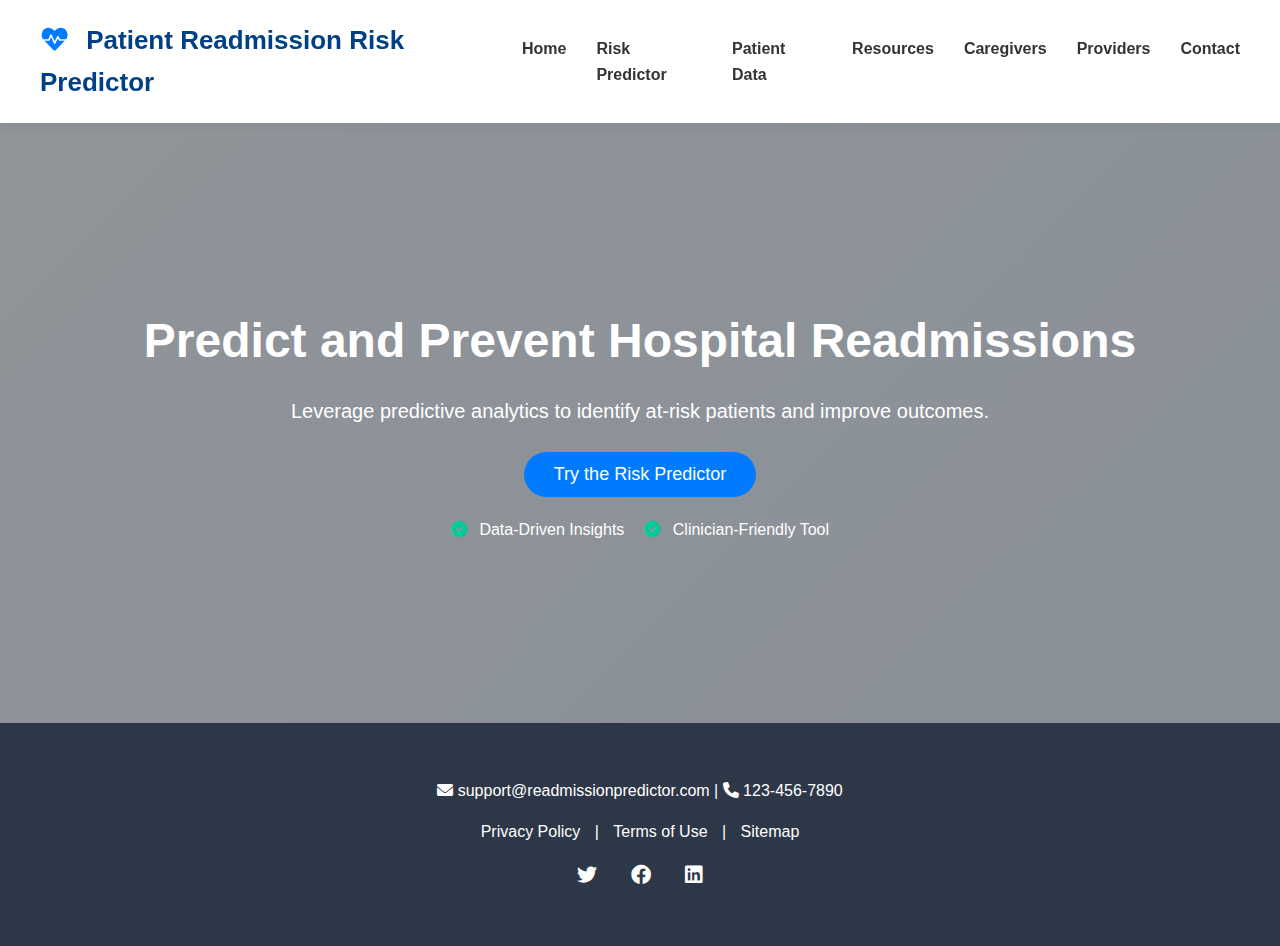
<file: index.html>
<!DOCTYPE html>
<html lang="en">
<head>
    <meta charset="UTF-8">
    <meta name="viewport" content="width=device-width, initial-scale=1.0">
    <title>Patient Readmission Risk Predictor</title>
    <link rel="stylesheet" href="styles.css">
    <link rel="stylesheet" href="https://cdnjs.cloudflare.com/ajax/libs/font-awesome/6.0.0-beta3/css/all.min.css">
</head>
<body>
    <header class="header">
        <div class="logo">
            <i class="fas fa-heartbeat"></i> Patient Readmission Risk Predictor
        </div>
        <nav class="nav">
            <ul class="nav-list">
                <li><a href="index.html">Home</a></li>
                <li><a href="risk.html">Risk Predictor</a></li>
                <li><a href="patient.html">Patient Data</a></li> <!-- Added Patient Data link -->
                <li><a href="resources.html">Resources</a></li>
                <li><a href="caregivers.html">Caregivers</a></li>
                <li><a href="providers.html">Providers</a></li>
                <li><a href="contact.html">Contact</a></li>
            </ul>
            <div class="hamburger"><i class="fas fa-bars"></i></div>
        </nav>
    </header>

    <section class="hero">
        <div class="hero-content">
            <h1>Predict and Prevent Hospital Readmissions</h1>
            <p>Leverage predictive analytics to identify at-risk patients and improve outcomes.</p>
            <button class="cta-btn" onclick="navigateTo('risk.html')">Try the Risk Predictor</button>
            <div class="hero-features">
                <span><i class="fas fa-check-circle"></i> Data-Driven Insights</span>
                <span><i class="fas fa-check-circle"></i> Clinician-Friendly Tool</span>
            </div>
        </div>
    </section>

    <footer class="footer">
        <div class="footer-section">
            <p><i class="fas fa-envelope"></i> support@readmissionpredictor.com | <i class="fas fa-phone"></i> 123-456-7890</p>
        </div>
        <div class="footer-section">
            <a href="#">Privacy Policy</a> | <a href="#">Terms of Use</a> | <a href="#">Sitemap</a>
        </div>
        <div class="footer-section social-links">
            <a href="#"><i class="fab fa-twitter"></i></a>
            <a href="#"><i class="fab fa-facebook"></i></a>
            <a href="#"><i class="fab fa-linkedin"></i></a>
        </div>
    </footer>

    <script src="script.js"></script>
</body>
</html>
</file>
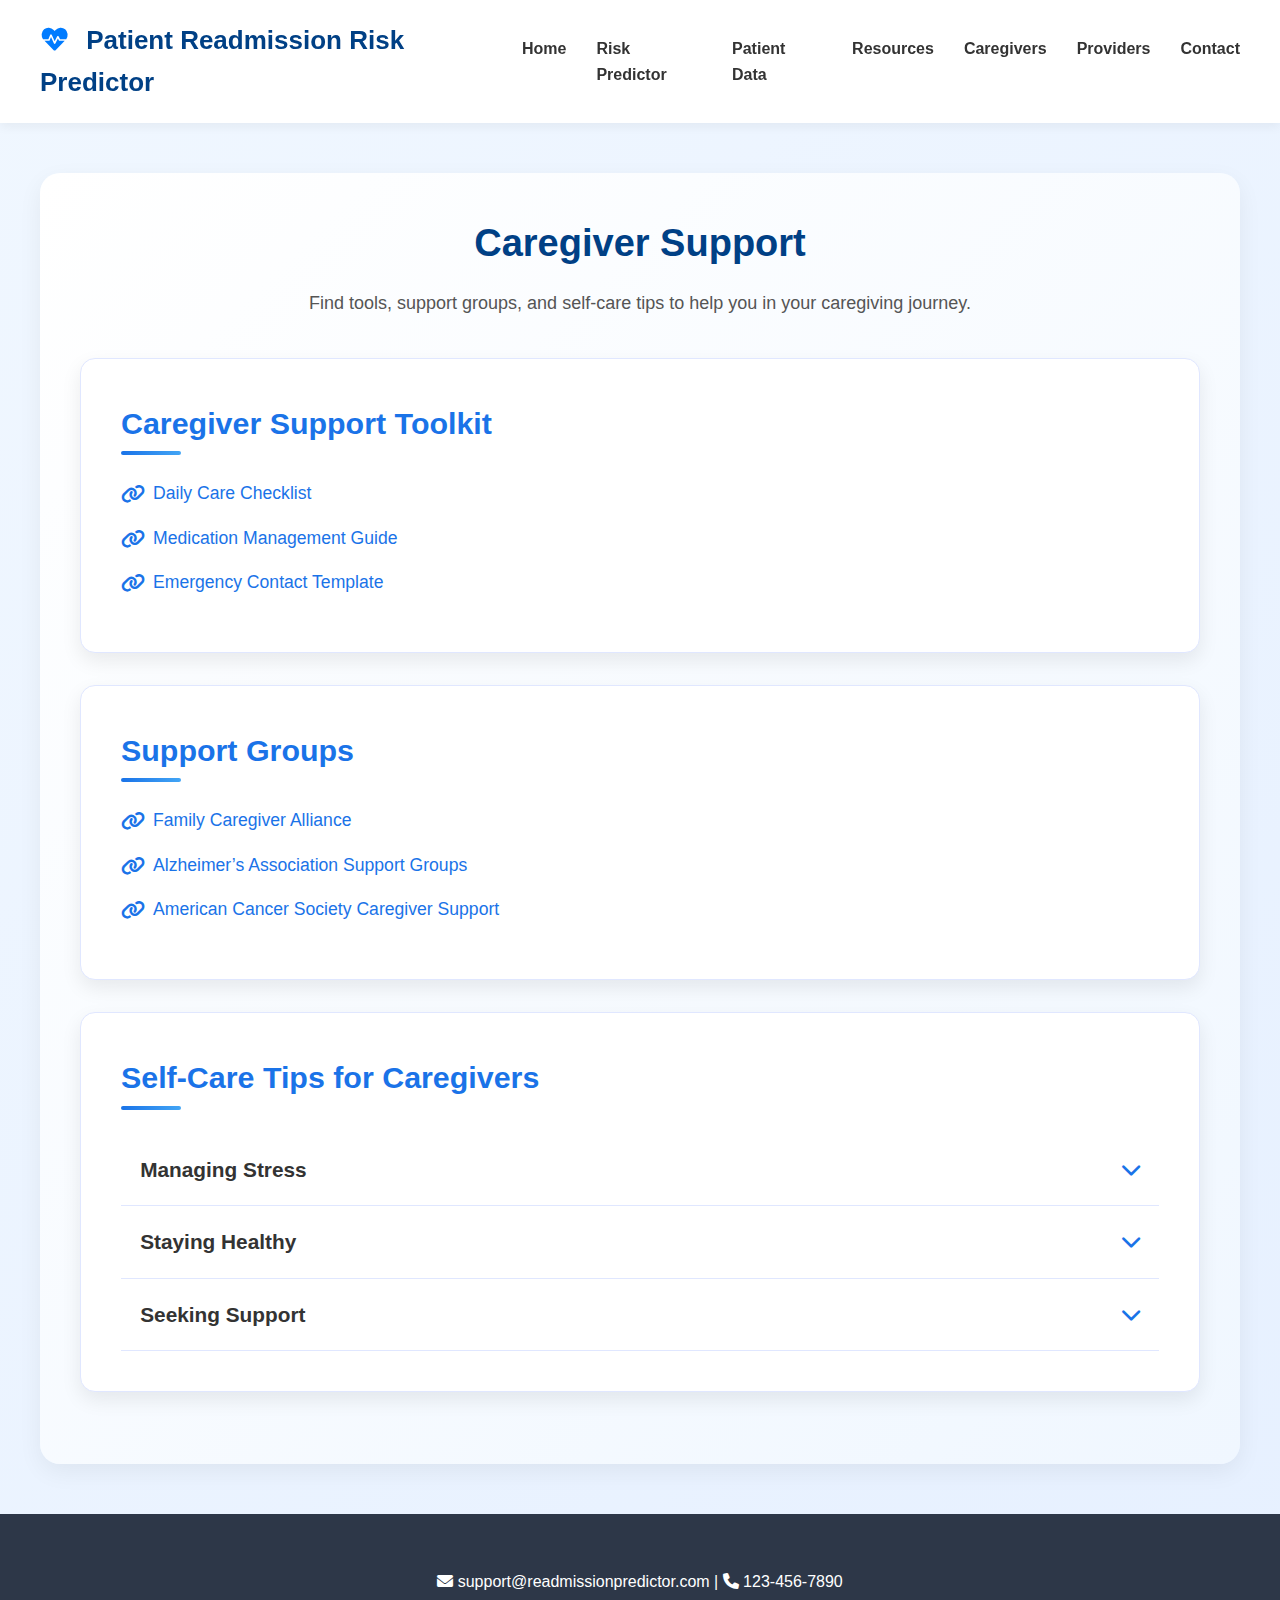
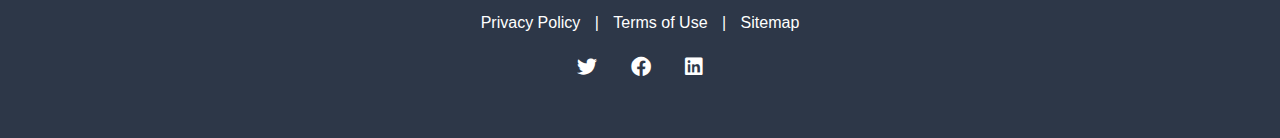
<file: caregivers.html>
<!DOCTYPE html>
<html lang="en">
<head>
    <meta charset="UTF-8">
    <meta name="viewport" content="width=device-width, initial-scale=1.0">
    <title>Caregivers - Patient Readmission Risk Predictor</title>
    <link rel="stylesheet" href="styles.css">
    <link rel="stylesheet" href="https://cdnjs.cloudflare.com/ajax/libs/font-awesome/6.0.0-beta3/css/all.min.css">
</head>
<body>
    <header class="header">
        <div class="logo"><i class="fas fa-heartbeat"></i> Patient Readmission Risk Predictor</div>
        <nav class="nav">
            <ul class="nav-list">
                <li><a href="index.html">Home</a></li>
                <li><a href="risk.html">Risk Predictor</a></li>
                <li><a href="patient.html">Patient Data</a></li>
                <li><a href="resources.html">Resources</a></li>
                <li><a href="caregivers.html">Caregivers</a></li>
                <li><a href="providers.html">Providers</a></li>
                <li><a href="contact.html">Contact</a></li>
            </ul>
            <div class="hamburger"><i class="fas fa-bars"></i></div>
        </nav>
    </header>

    <section class="caregivers-page-content">
        <h1>Caregiver Support</h1>
        <p class="caregivers-subtitle">Find tools, support groups, and self-care tips to help you in your caregiving journey.</p>

        <!-- Caregiver Support Toolkit -->
        <div class="caregivers-section">
            <h2>Caregiver Support Toolkit</h2>
            <ul class="caregivers-list">
                <li><a href="#" class="caregivers-link">Daily Care Checklist</a></li>
                <li><a href="#" class="caregivers-link">Medication Management Guide</a></li>
                <li><a href="#" class="caregivers-link">Emergency Contact Template</a></li>
            </ul>
        </div>

        <!-- Support Groups -->
        <div class="caregivers-section">
            <h2>Support Groups</h2>
            <ul class="caregivers-list">
                <li><a href="https://www.caregiver.org" class="caregivers-link" target="_blank">Family Caregiver Alliance</a></li>
                <li><a href="https://www.alz.org" class="caregivers-link" target="_blank">Alzheimer’s Association Support Groups</a></li>
                <li><a href="https://www.cancer.org" class="caregivers-link" target="_blank">American Cancer Society Caregiver Support</a></li>
            </ul>
        </div>

        <!-- Self-Care Tips -->
        <div class="caregivers-section">
            <h2>Self-Care Tips for Caregivers</h2>
            <div class="accordion">
                <div class="accordion-item">
                    <h3>Managing Stress</h3>
                    <div class="accordion-content">
                        <p>Practice mindfulness, take short breaks, and consider meditation to reduce stress.</p>
                    </div>
                </div>
                <div class="accordion-item">
                    <h3>Staying Healthy</h3>
                    <div class="accordion-content">
                        <p>Ensure you get enough sleep, eat a balanced diet, and schedule regular health check-ups.</p>
                    </div>
                </div>
                <div class="accordion-item">
                    <h3>Seeking Support</h3>
                    <div class="accordion-content">
                        <p>Don’t hesitate to ask for help from family, friends, or professional services when needed.</p>
                    </div>
                </div>
            </div>
        </div>
    </section>

    <footer class="footer">
        <div class="footer-section">
            <p><i class="fas fa-envelope"></i> support@readmissionpredictor.com | <i class="fas fa-phone"></i> 123-456-7890</p>
        </div>
        <div class="footer-section">
            <a href="#">Privacy Policy</a> | <a href="#">Terms of Use</a> | <a href="#">Sitemap</a>
        </div>
        <div class="footer-section social-links">
            <a href="#"><i class="fab fa-twitter"></i></a>
            <a href="#"><i class="fab fa-facebook"></i></a>
            <a href="#"><i class="fab fa-linkedin"></i></a>
        </div>
    </footer>

    <script src="script.js"></script>
</body>
</html>
</file>
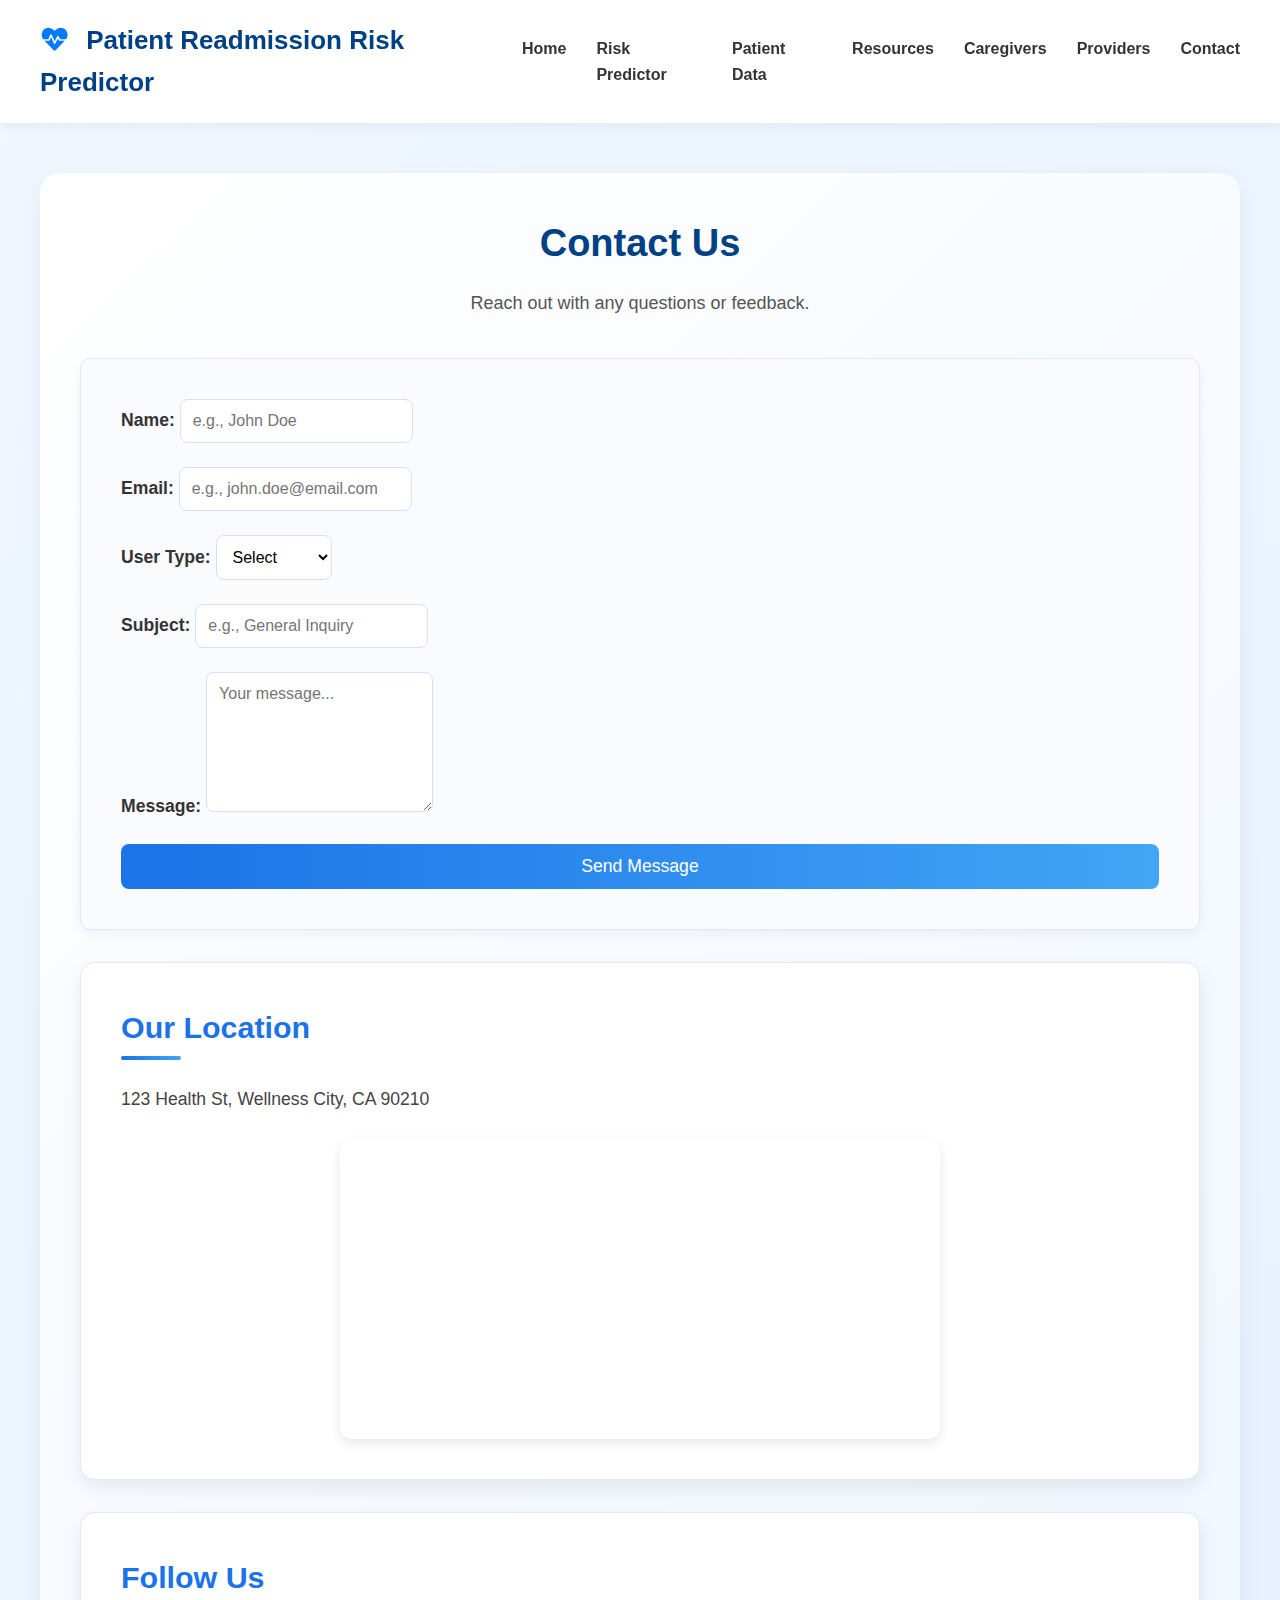
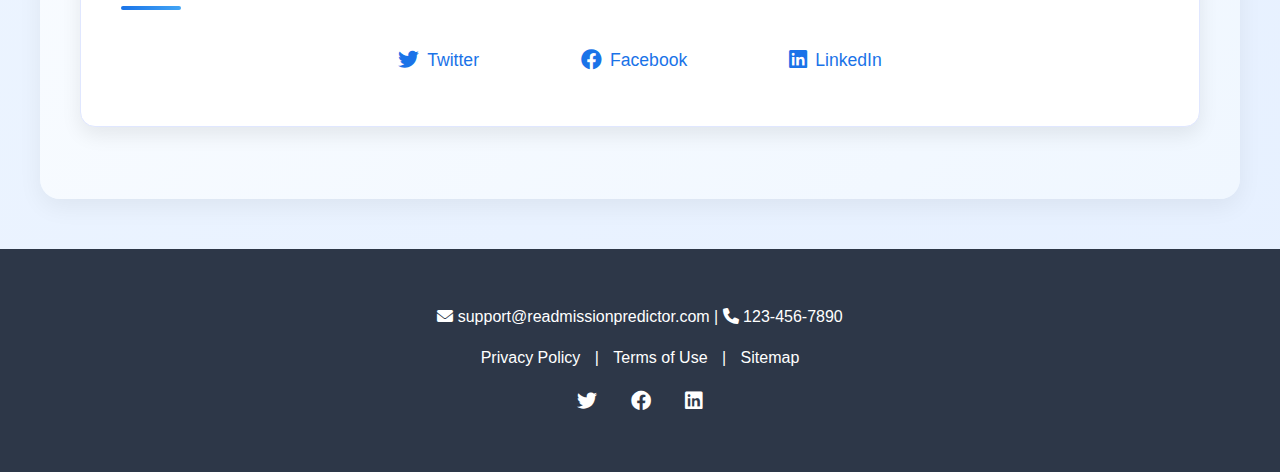
<file: contact.html>
<!DOCTYPE html>
<html lang="en">
<head>
    <meta charset="UTF-8">
    <meta name="viewport" content="width=device-width, initial-scale=1.0">
    <title>Contact - Patient Readmission Risk Predictor</title>
    <link rel="stylesheet" href="styles.css">
    <link rel="stylesheet" href="https://cdnjs.cloudflare.com/ajax/libs/font-awesome/6.0.0-beta3/css/all.min.css">
</head>
<body>
    <header class="header">
        <div class="logo"><i class="fas fa-heartbeat"></i> Patient Readmission Risk Predictor</div>
        <nav class="nav">
            <ul class="nav-list">
                <li><a href="index.html">Home</a></li>
                <li><a href="risk.html">Risk Predictor</a></li>
                <li><a href="patient.html">Patient Data</a></li>
                <li><a href="resources.html">Resources</a></li>
                <li><a href="caregivers.html">Caregivers</a></li>
                <li><a href="providers.html">Providers</a></li>
                <li><a href="contact.html">Contact</a></li>
            </ul>
            <div class="hamburger"><i class="fas fa-bars"></i></div>
        </nav>
    </header>

    <section class="contact-page-content">
        <h1>Contact Us</h1>
        <p class="contact-subtitle">Reach out with any questions or feedback.</p>

        <!-- Contact Form -->
        <form id="contactForm" class="contact-form">
            <label>Name: <input type="text" id="contactName" required placeholder="e.g., John Doe"></label>
            <label>Email: <input type="email" id="contactEmail" required placeholder="e.g., john.doe@email.com"></label>
            <label>User Type: 
                <select id="userType" required>
                    <option value="">Select</option>
                    <option value="patient">Patient</option>
                    <option value="caregiver">Caregiver</option>
                    <option value="provider">Provider</option>
                    <option value="other">Other</option>
                </select>
            </label>
            <label>Subject: <input type="text" id="contactSubject" required placeholder="e.g., General Inquiry"></label>
            <label>Message: <textarea id="contactMessage" required placeholder="Your message..."></textarea></label>
            <button type="submit" class="contact-cta-btn">Send Message</button>
        </form>
        <div id="contactMessage" class="save-message" style="display: none;">
            <p>Message sent successfully!</p>
        </div>

        <!-- Office Location Map -->
        <div class="contact-section">
            <h2>Our Location</h2>
            <p>123 Health St, Wellness City, CA 90210</p>
            <iframe src="https://www.google.com/maps/embed?pb=!1m18!1m12!1m3!1d3153.086533698463!2d-122.4194156846814!3d37.77492977975966!2m3!1f0!2f0!3f0!3m2!1i1024!2i768!4f13.1!3m3!1m2!1s0x0%3A0x0!2zMzfCsDQ2JzI5LjciTiAxMjLCsDI1JzA5LjkiVw!5e0!3m2!1sen!2sus!4v1634567890123" width="600" height="450" style="border:0;" allowfullscreen="" loading="lazy"></iframe>
        </div>

        <!-- Social Media Links -->
        <div class="contact-section">
            <h2>Follow Us</h2>
            <div class="social-links">
                <a href="https://twitter.com" target="_blank"><i class="fab fa-twitter"></i> Twitter</a>
                <a href="https://facebook.com" target="_blank"><i class="fab fa-facebook"></i> Facebook</a>
                <a href="https://linkedin.com" target="_blank"><i class="fab fa-linkedin"></i> LinkedIn</a>
            </div>
        </div>
    </section>

    <footer class="footer">
        <div class="footer-section">
            <p><i class="fas fa-envelope"></i> support@readmissionpredictor.com | <i class="fas fa-phone"></i> 123-456-7890</p>
        </div>
        <div class="footer-section">
            <a href="#">Privacy Policy</a> | <a href="#">Terms of Use</a> | <a href="#">Sitemap</a>
        </div>
        <div class="footer-section social-links">
            <a href="#"><i class="fab fa-twitter"></i></a>
            <a href="#"><i class="fab fa-facebook"></i></a>
            <a href="#"><i class="fab fa-linkedin"></i></a>
        </div>
    </footer>

    <script src="script.js"></script>
</body>
</html>
</file>
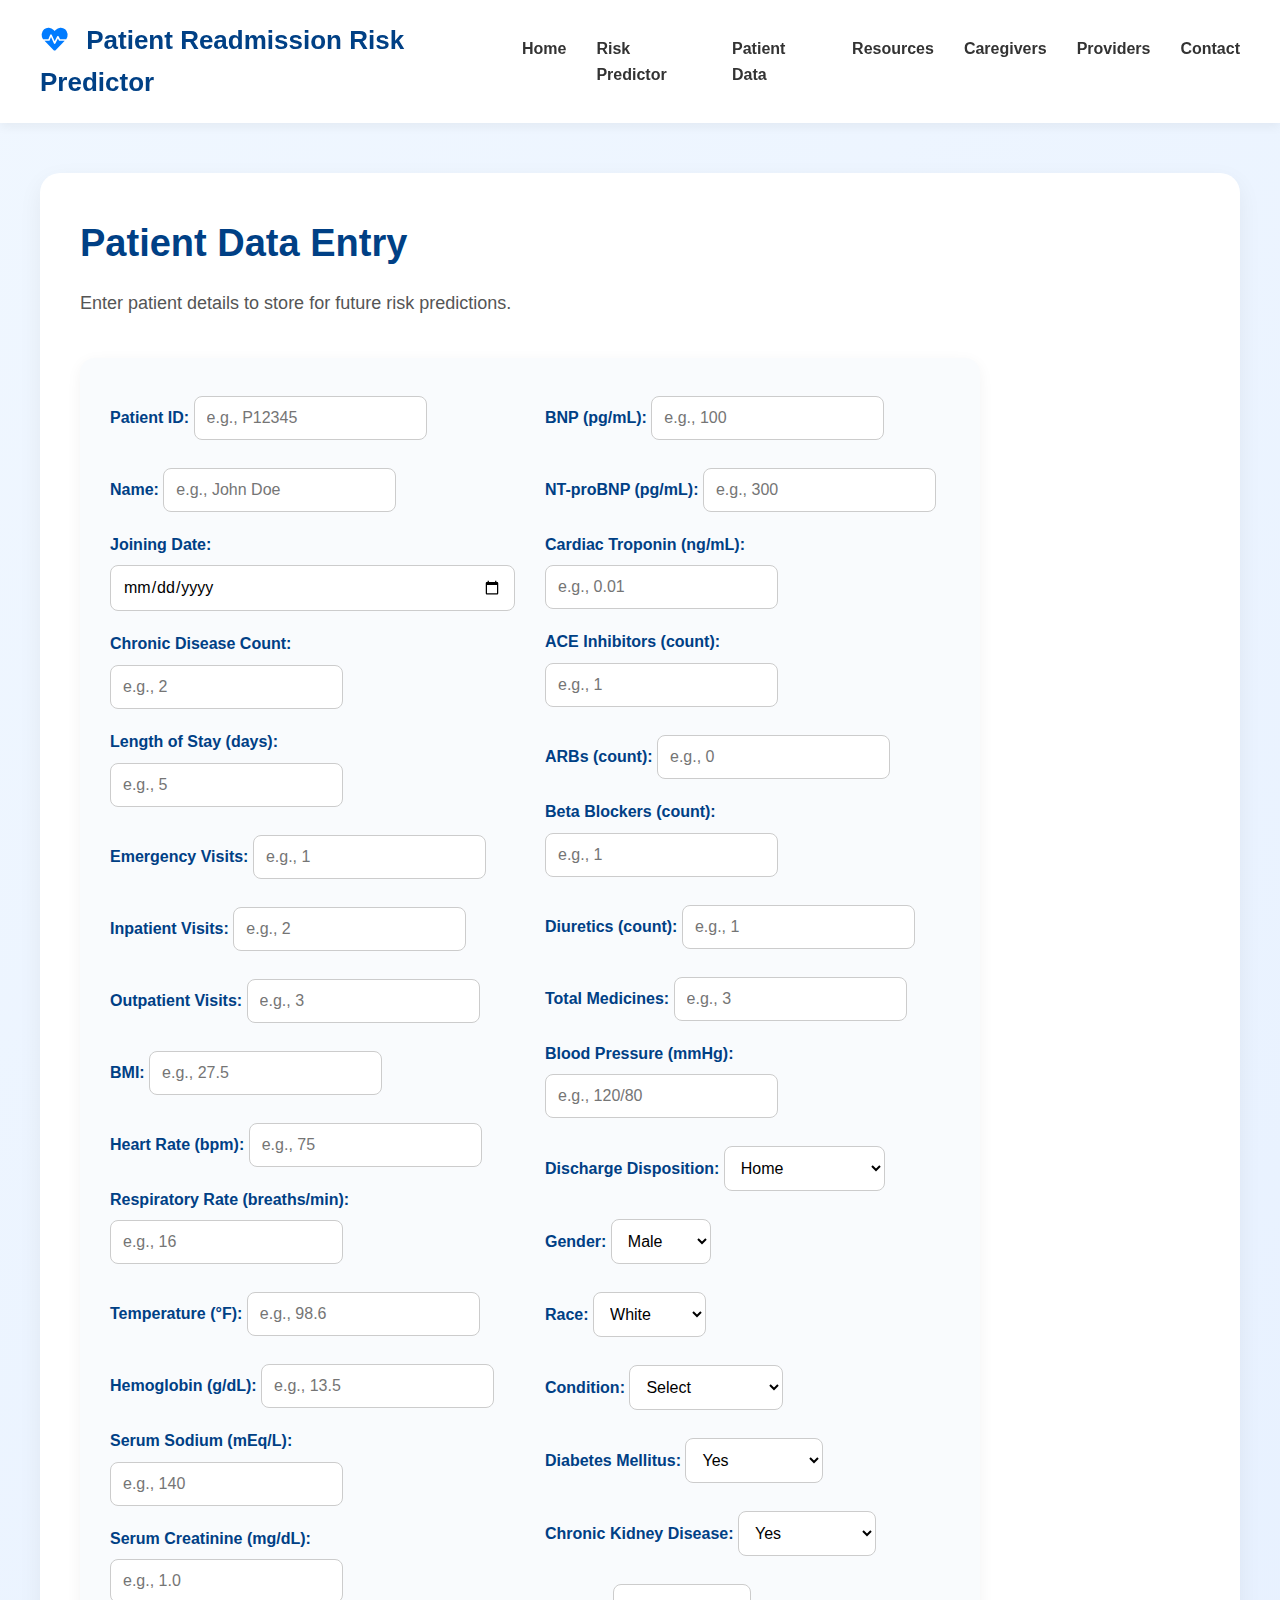
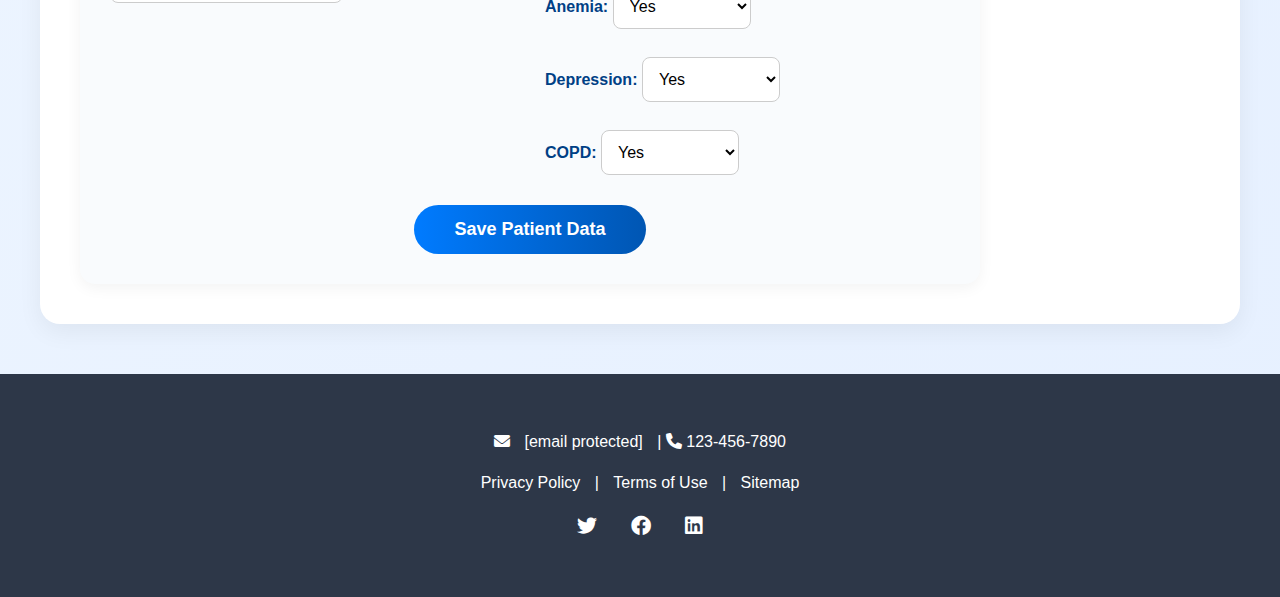
<file: patient.html>
<!DOCTYPE html>
<html lang="en">
<head>
    <meta charset="UTF-8">
    <meta name="viewport" content="width=device-width, initial-scale=1.0">
    <title>Patient Data Entry - Patient Readmission Risk Predictor</title>
    <link rel="stylesheet" href="styles.css">
    <link rel="stylesheet" href="https://cdnjs.cloudflare.com/ajax/libs/font-awesome/6.0.0-beta3/css/all.min.css">
</head>
<body>
    <header class="header">
        <div class="logo"><i class="fas fa-heartbeat"></i> Patient Readmission Risk Predictor</div>
        <nav class="nav">
            <ul class="nav-list">
                <li><a href="index.html">Home</a></li>
                <li><a href="risk.html">Risk Predictor</a></li>
                <li><a href="patient.html">Patient Data</a></li>
                <li><a href="resources.html">Resources</a></li>
                <li><a href="caregivers.html">Caregivers</a></li>
                <li><a href="providers.html">Providers</a></li>
                <li><a href="contact.html">Contact</a></li>
            </ul>
            <div class="hamburger"><i class="fas fa-bars"></i></div>
        </nav>
    </header>

    <section class="patient-page-content">
        <h1>Patient Data Entry</h1>
        <p class="patient-subtitle">Enter patient details to store for future risk predictions.</p>

        <form id="patientForm" class="patient-form">
            <div class="patient-form-group">
                <label>Patient ID: <input type="text" id="patientId" required placeholder="e.g., P12345"></label>
                <label>Name: <input type="text" id="name" required placeholder="e.g., John Doe"></label>
                <label>Joining Date: <input type="date" id="joiningDate" required max="2025-03-21"></label>
                <label>Chronic Disease Count: <input type="number" id="chronicDiseaseCount" min="0" placeholder="e.g., 2"></label>
                <label>Length of Stay (days): <input type="number" id="lengthOfStay" min="0" placeholder="e.g., 5"></label>
                <label>Emergency Visits: <input type="number" id="emergencyVisit" min="0" placeholder="e.g., 1"></label>
                <label>Inpatient Visits: <input type="number" id="inpatientVisit" min="0" placeholder="e.g., 2"></label>
                <label>Outpatient Visits: <input type="number" id="outpatientVisit" min="0" placeholder="e.g., 3"></label>
                <label>BMI: <input type="number" id="bmi" min="0" step="0.1" placeholder="e.g., 27.5"></label>
                <label>Heart Rate (bpm): <input type="number" id="heartRate" min="0" placeholder="e.g., 75"></label>
                <label>Respiratory Rate (breaths/min): <input type="number" id="respiratoryRate" min="0" placeholder="e.g., 16"></label>
                <label>Temperature (°F): <input type="number" id="temperature" min="0" step="0.1" placeholder="e.g., 98.6"></label>
                <label>Hemoglobin (g/dL): <input type="number" id="hemoglobin" min="0" step="0.1" placeholder="e.g., 13.5"></label>
                <label>Serum Sodium (mEq/L): <input type="number" id="serumSodium" min="0" step="0.1" placeholder="e.g., 140"></label>
                <label>Serum Creatinine (mg/dL): <input type="number" id="serumCreatinine" min="0" step="0.1" placeholder="e.g., 1.0"></label>
            </div>
            <div class="patient-form-group">
                <label>BNP (pg/mL): <input type="number" id="bnp" min="0" step="0.1" placeholder="e.g., 100"></label>
                <label>NT-proBNP (pg/mL): <input type="number" id="ntProbnp" min="0" step="0.1" placeholder="e.g., 300"></label>
                <label>Cardiac Troponin (ng/mL): <input type="number" id="cardiacTroponin" min="0" step="0.1" placeholder="e.g., 0.01"></label>
                <label>ACE Inhibitors (count): <input type="number" id="aceInhibitors" min="0" placeholder="e.g., 1"></label>
                <label>ARBs (count): <input type="number" id="arbs" min="0" placeholder="e.g., 0"></label>
                <label>Beta Blockers (count): <input type="number" id="betaBlockers" min="0" placeholder="e.g., 1"></label>
                <label>Diuretics (count): <input type="number" id="diuretics" min="0" placeholder="e.g., 1"></label>
                <label>Total Medicines: <input type="number" id="totalMedicine" min="0" placeholder="e.g., 3"></label>
                <label>Blood Pressure (mmHg): <input type="text" id="bloodPressure" required placeholder="e.g., 120/80"></label>
                <label>Discharge Disposition: 
                    <select id="dischargeDisposition">
                        <option value="Home">Home</option>
                        <option value="Hospice - Home">Hospice - Home</option>
                        <option value="SNF">SNF</option>
                    </select>
                </label>
                <label>Gender: 
                    <select id="gender">
                        <option value="Male">Male</option>
                        <option value="Female">Female</option>
                    </select>
                </label>
                <label>Race: 
                    <select id="race">
                        <option value="White">White</option>
                        <option value="Unknown">Unknown</option>
                    </select>
                </label>
                <label>Condition: 
                    <select id="condition" required>
                        <option value="">Select</option>
                        <option value="heart">Heart Disease</option>
                        <option value="lung">Lung Condition</option>
                        <option value="diabetes">Diabetes</option>
                        <option value="other">Other</option>
                    </select>
                </label>
                <label>Diabetes Mellitus: 
                    <select id="diabetesMellitus">
                        <option value="DM">Yes</option>
                        <option value="Unknown">No/Unknown</option>
                    </select>
                </label>
                <label>Chronic Kidney Disease: 
                    <select id="chronicKidneyDisease">
                        <option value="CKD">Yes</option>
                        <option value="Unknown">No/Unknown</option>
                    </select>
                </label>
                <label>Anemia: 
                    <select id="anemia">
                        <option value="Anemia">Yes</option>
                        <option value="Unknown">No/Unknown</option>
                    </select>
                </label>
                <label>Depression: 
                    <select id="depression">
                        <option value="Depression">Yes</option>
                        <option value="Unknown">No/Unknown</option>
                    </select>
                </label>
                <label>COPD: 
                    <select id="copd">
                        <option value="COPD">Yes</option>
                        <option value="Unknown">No/Unknown</option>
                    </select>
                </label>
            </div>
            <button type="submit" class="patient-cta-btn">Save Patient Data</button>
        </form>

        <div id="saveMessage" class="save-message" style="display: none;">
            <p>Patient data saved successfully!</p>
        </div>
    </section>

    <footer class="footer">
        <div class="footer-section">
            <p><i class="fas fa-envelope"></i> <a href="/cdn-cgi/l/email-protection" class="__cf_email__" data-cfemail="20331510100f121420120501040d091313090f0e101205040903140f124e030f0d">[email&#160;protected]</a> | <i class="fas fa-phone"></i> 123-456-7890</p>
        </div>
        <div class="footer-section">
            <a href="#">Privacy Policy</a> | <a href="#">Terms of Use</a> | <a href="#">Sitemap</a>
        </div>
        <div class="footer-section social-links">
            <a href="#"><i class="fab fa-twitter"></i></a>
            <a href="#"><i class="fab fa-facebook"></i></a>
            <a href="#"><i class="fab fa-linkedin"></i></a>
        </div>
    </footer>

    <script src="script.js"></script>
</body>
</html>
</file>
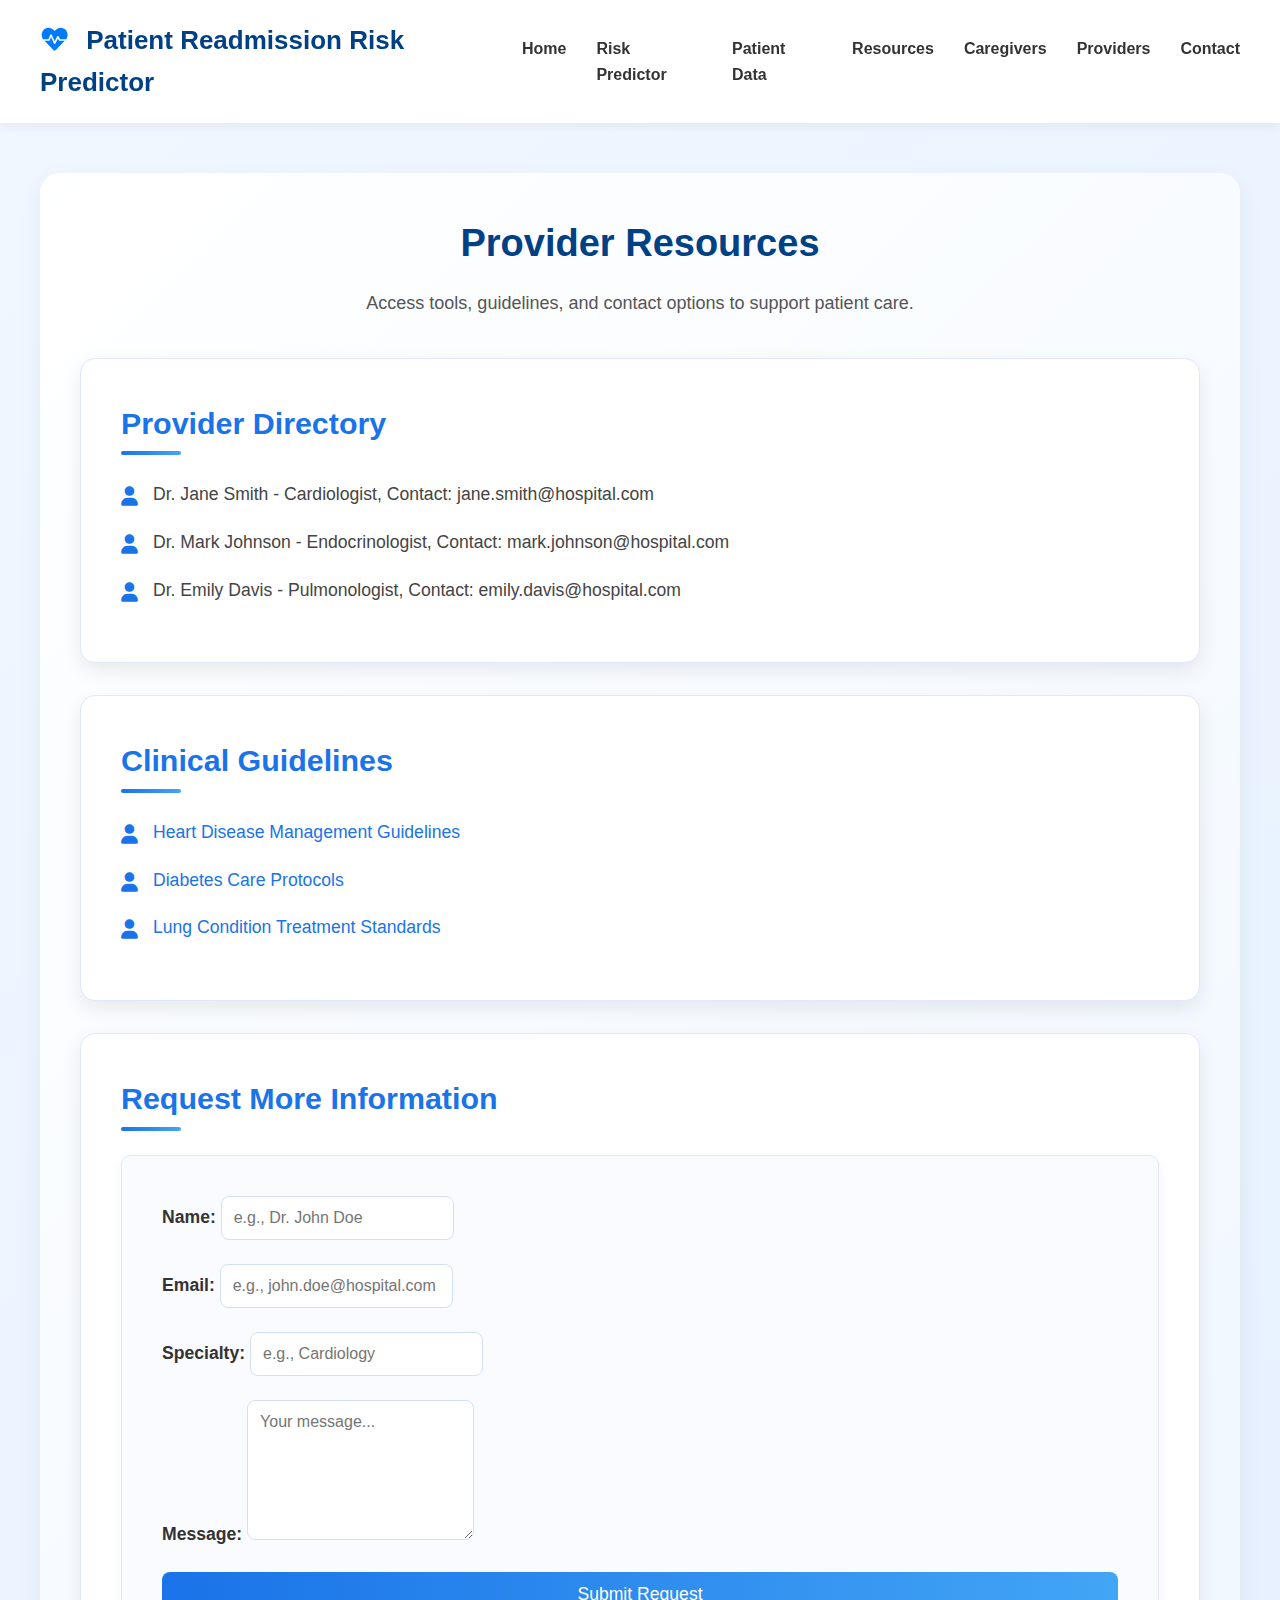
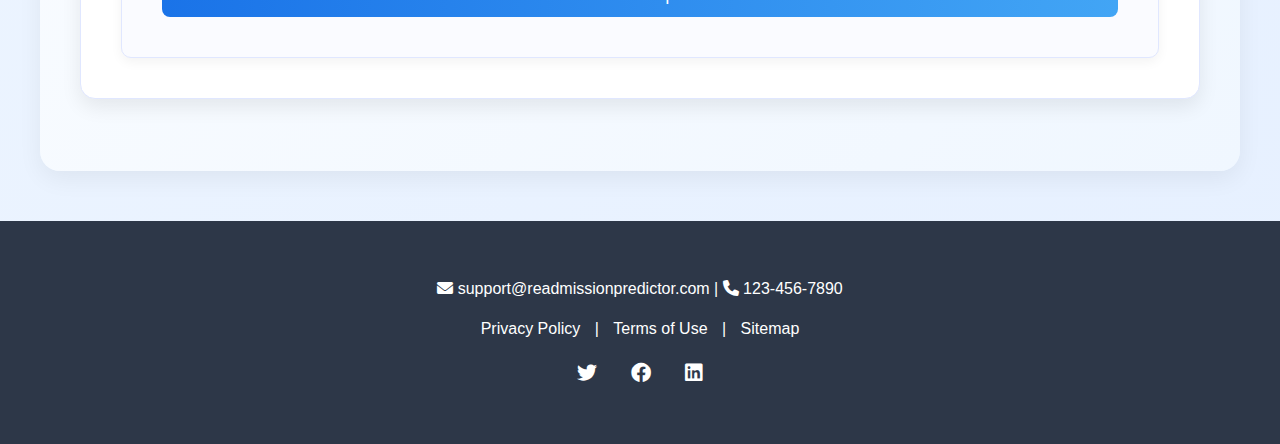
<file: providers.html>
<!DOCTYPE html>
<html lang="en">
<head>
    <meta charset="UTF-8">
    <meta name="viewport" content="width=device-width, initial-scale=1.0">
    <title>Providers - Patient Readmission Risk Predictor</title>
    <link rel="stylesheet" href="styles.css">
    <link rel="stylesheet" href="https://cdnjs.cloudflare.com/ajax/libs/font-awesome/6.0.0-beta3/css/all.min.css">
</head>
<body>
    <header class="header">
        <div class="logo"><i class="fas fa-heartbeat"></i> Patient Readmission Risk Predictor</div>
        <nav class="nav">
            <ul class="nav-list">
                <li><a href="index.html">Home</a></li>
                <li><a href="risk.html">Risk Predictor</a></li>
                <li><a href="patient.html">Patient Data</a></li>
                <li><a href="resources.html">Resources</a></li>
                <li><a href="caregivers.html">Caregivers</a></li>
                <li><a href="providers.html">Providers</a></li>
                <li><a href="contact.html">Contact</a></li>
            </ul>
            <div class="hamburger"><i class="fas fa-bars"></i></div>
        </nav>
    </header>

    <section class="providers-page-content">
        <h1>Provider Resources</h1>
        <p class="providers-subtitle">Access tools, guidelines, and contact options to support patient care.</p>

        <!-- Provider Directory -->
        <div class="providers-section">
            <h2>Provider Directory</h2>
            <ul class="providers-list">
                <li>Dr. Jane Smith - Cardiologist, Contact: jane.smith@hospital.com</li>
                <li>Dr. Mark Johnson - Endocrinologist, Contact: mark.johnson@hospital.com</li>
                <li>Dr. Emily Davis - Pulmonologist, Contact: emily.davis@hospital.com</li>
            </ul>
        </div>

        <!-- Clinical Guidelines -->
        <div class="providers-section">
            <h2>Clinical Guidelines</h2>
            <ul class="providers-list">
                <li><a href="#" class="providers-link">Heart Disease Management Guidelines</a></li>
                <li><a href="#" class="providers-link">Diabetes Care Protocols</a></li>
                <li><a href="#" class="providers-link">Lung Condition Treatment Standards</a></li>
            </ul>
        </div>

        <!-- Request Information Form -->
        <div class="providers-section">
            <h2>Request More Information</h2>
            <form id="providerForm" class="providers-form">
                <label>Name: <input type="text" id="providerName" required placeholder="e.g., Dr. John Doe"></label>
                <label>Email: <input type="email" id="providerEmail" required placeholder="e.g., john.doe@hospital.com"></label>
                <label>Specialty: <input type="text" id="providerSpecialty" required placeholder="e.g., Cardiology"></label>
                <label>Message: <textarea id="providerMessage" required placeholder="Your message..."></textarea></label>
                <button type="submit" class="providers-cta-btn">Submit Request</button>
            </form>
            <div id="providerMessage" class="save-message" style="display: none;">
                <p>Request submitted successfully!</p>
            </div>
        </div>
    </section>

    <footer class="footer">
        <div class="footer-section">
            <p><i class="fas fa-envelope"></i> support@readmissionpredictor.com | <i class="fas fa-phone"></i> 123-456-7890</p>
        </div>
        <div class="footer-section">
            <a href="#">Privacy Policy</a> | <a href="#">Terms of Use</a> | <a href="#">Sitemap</a>
        </div>
        <div class="footer-section social-links">
            <a href="#"><i class="fab fa-twitter"></i></a>
            <a href="#"><i class="fab fa-facebook"></i></a>
            <a href="#"><i class="fab fa-linkedin"></i></a>
        </div>
    </footer>

    <script src="script.js"></script>
</body>
</html>
</file>
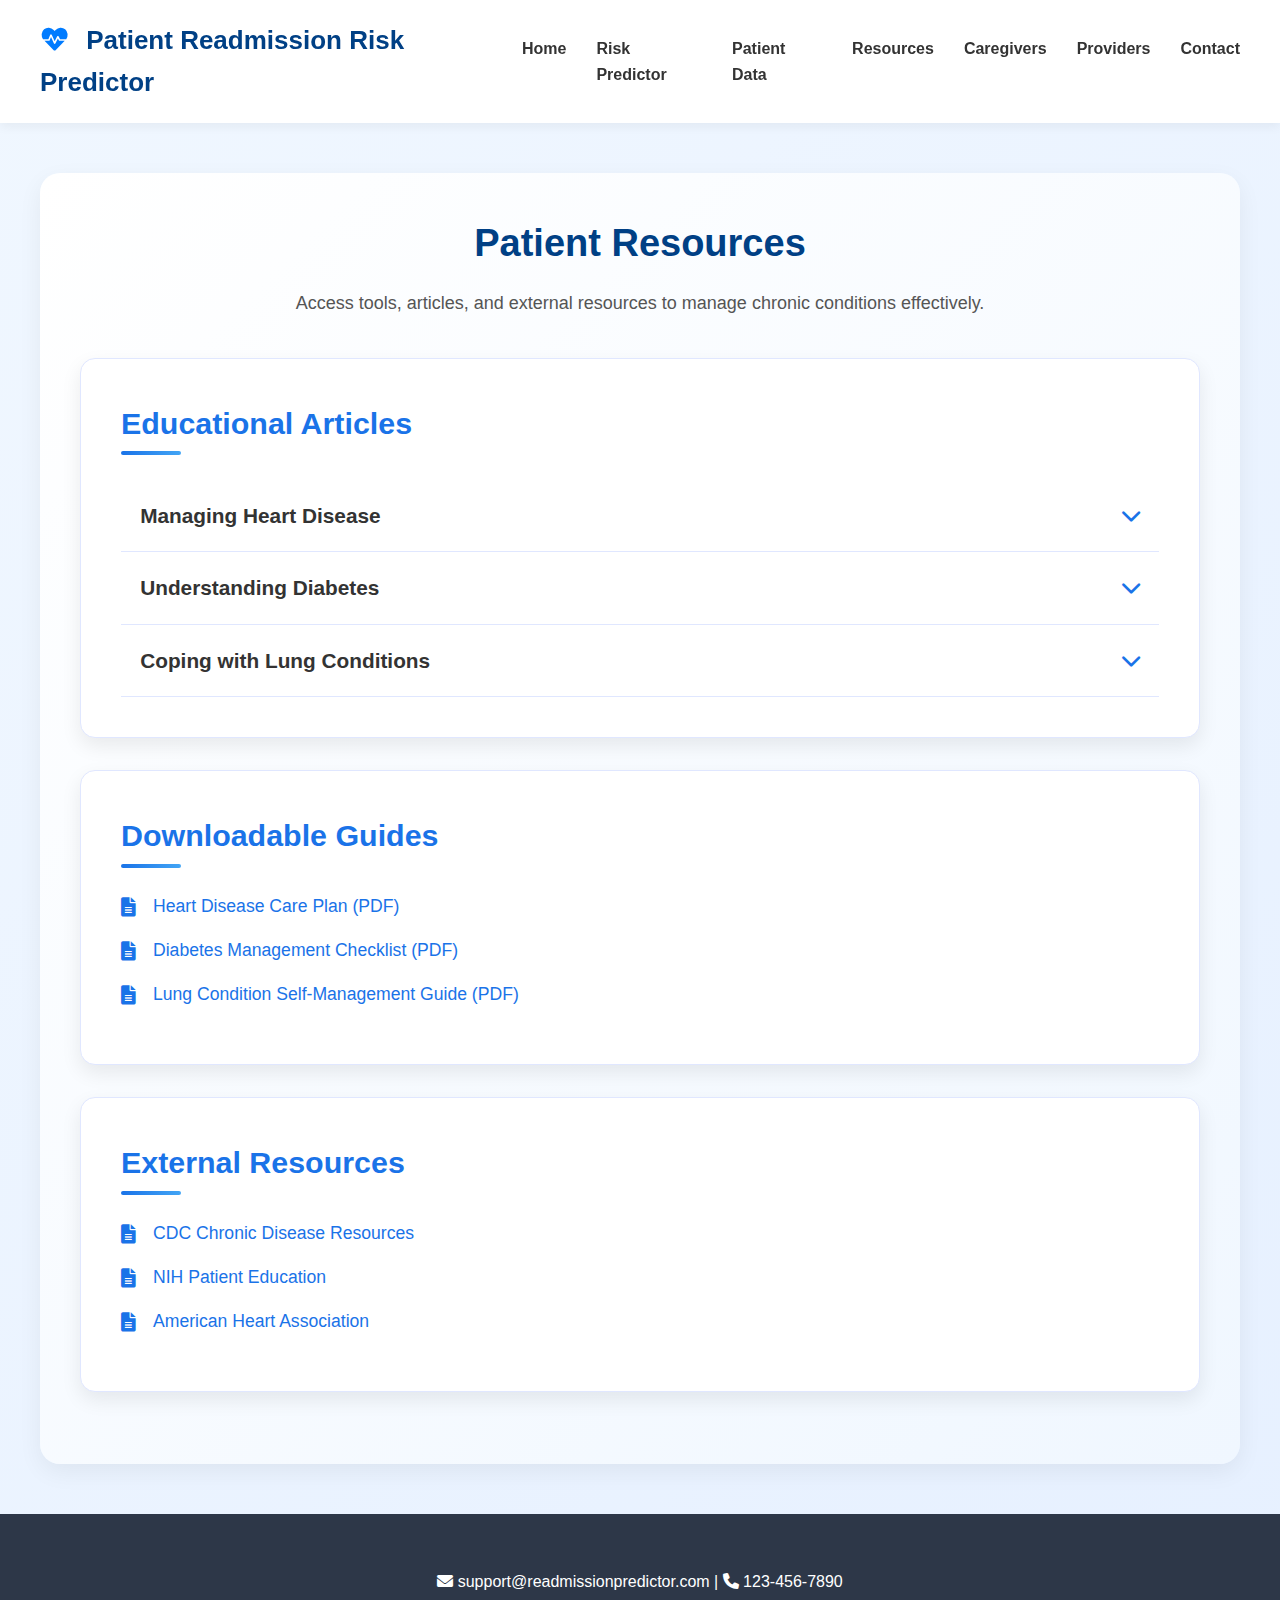
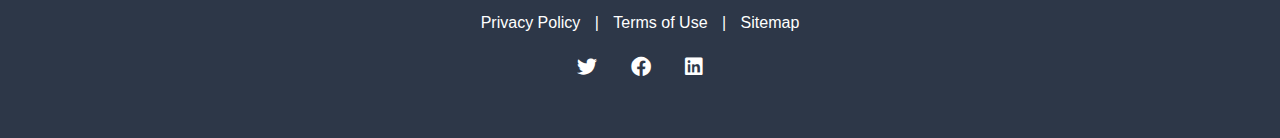
<file: resources.html>
<!DOCTYPE html>
<html lang="en">
<head>
    <meta charset="UTF-8">
    <meta name="viewport" content="width=device-width, initial-scale=1.0">
    <title>Resources - Patient Readmission Risk Predictor</title>
    <link rel="stylesheet" href="styles.css">
    <link rel="stylesheet" href="https://cdnjs.cloudflare.com/ajax/libs/font-awesome/6.0.0-beta3/css/all.min.css">
</head>
<body>
    <header class="header">
        <div class="logo"><i class="fas fa-heartbeat"></i> Patient Readmission Risk Predictor</div>
        <nav class="nav">
            <ul class="nav-list">
                <li><a href="index.html">Home</a></li>
                <li><a href="risk.html">Risk Predictor</a></li>
                <li><a href="patient.html">Patient Data</a></li>
                <li><a href="resources.html">Resources</a></li>
                <li><a href="caregivers.html">Caregivers</a></li>
                <li><a href="providers.html">Providers</a></li>
                <li><a href="contact.html">Contact</a></li>
            </ul>
            <div class="hamburger"><i class="fas fa-bars"></i></div>
        </nav>
    </header>

    <section class="resources-page-content">
        <h1>Patient Resources</h1>
        <p class="resources-subtitle">Access tools, articles, and external resources to manage chronic conditions effectively.</p>

        <!-- Educational Articles -->
        <div class="resources-section">
            <h2>Educational Articles</h2>
            <div class="accordion">
                <div class="accordion-item">
                    <h3>Managing Heart Disease</h3>
                    <div class="accordion-content">
                        <p>Learn about lifestyle changes, medication adherence, and monitoring tips to manage heart disease effectively.</p>
                        <a href="#" class="resources-link">Read More</a>
                    </div>
                </div>
                <div class="accordion-item">
                    <h3>Understanding Diabetes</h3>
                    <div class="accordion-content">
                        <p>Explore strategies for blood sugar control, diet planning, and preventing complications.</p>
                        <a href="#" class="resources-link">Read More</a>
                    </div>
                </div>
                <div class="accordion-item">
                    <h3>Coping with Lung Conditions</h3>
                    <div class="accordion-content">
                        <p>Find tips on breathing exercises, avoiding triggers, and improving quality of life with lung conditions.</p>
                        <a href="#" class="resources-link">Read More</a>
                    </div>
                </div>
            </div>
        </div>

        <!-- Downloadable PDFs -->
        <div class="resources-section">
            <h2>Downloadable Guides</h2>
            <ul class="resources-list">
                <li><a href="#" class="resources-link">Heart Disease Care Plan (PDF)</a></li>
                <li><a href="#" class="resources-link">Diabetes Management Checklist (PDF)</a></li>
                <li><a href="#" class="resources-link">Lung Condition Self-Management Guide (PDF)</a></li>
            </ul>
        </div>

        <!-- External Resources -->
        <div class="resources-section">
            <h2>External Resources</h2>
            <ul class="resources-list">
                <li><a href="https://www.cdc.gov" class="resources-link" target="_blank">CDC Chronic Disease Resources</a></li>
                <li><a href="https://www.nih.gov" class="resources-link" target="_blank">NIH Patient Education</a></li>
                <li><a href="https://www.heart.org" class="resources-link" target="_blank">American Heart Association</a></li>
            </ul>
        </div>
    </section>

    <footer class="footer">
        <div class="footer-section">
            <p><i class="fas fa-envelope"></i> support@readmissionpredictor.com | <i class="fas fa-phone"></i> 123-456-7890</p>
        </div>
        <div class="footer-section">
            <a href="#">Privacy Policy</a> | <a href="#">Terms of Use</a> | <a href="#">Sitemap</a>
        </div>
        <div class="footer-section social-links">
            <a href="#"><i class="fab fa-twitter"></i></a>
            <a href="#"><i class="fab fa-facebook"></i></a>
            <a href="#"><i class="fab fa-linkedin"></i></a>
        </div>
    </footer>

    <script src="script.js"></script>
</body>
</html>
</file>
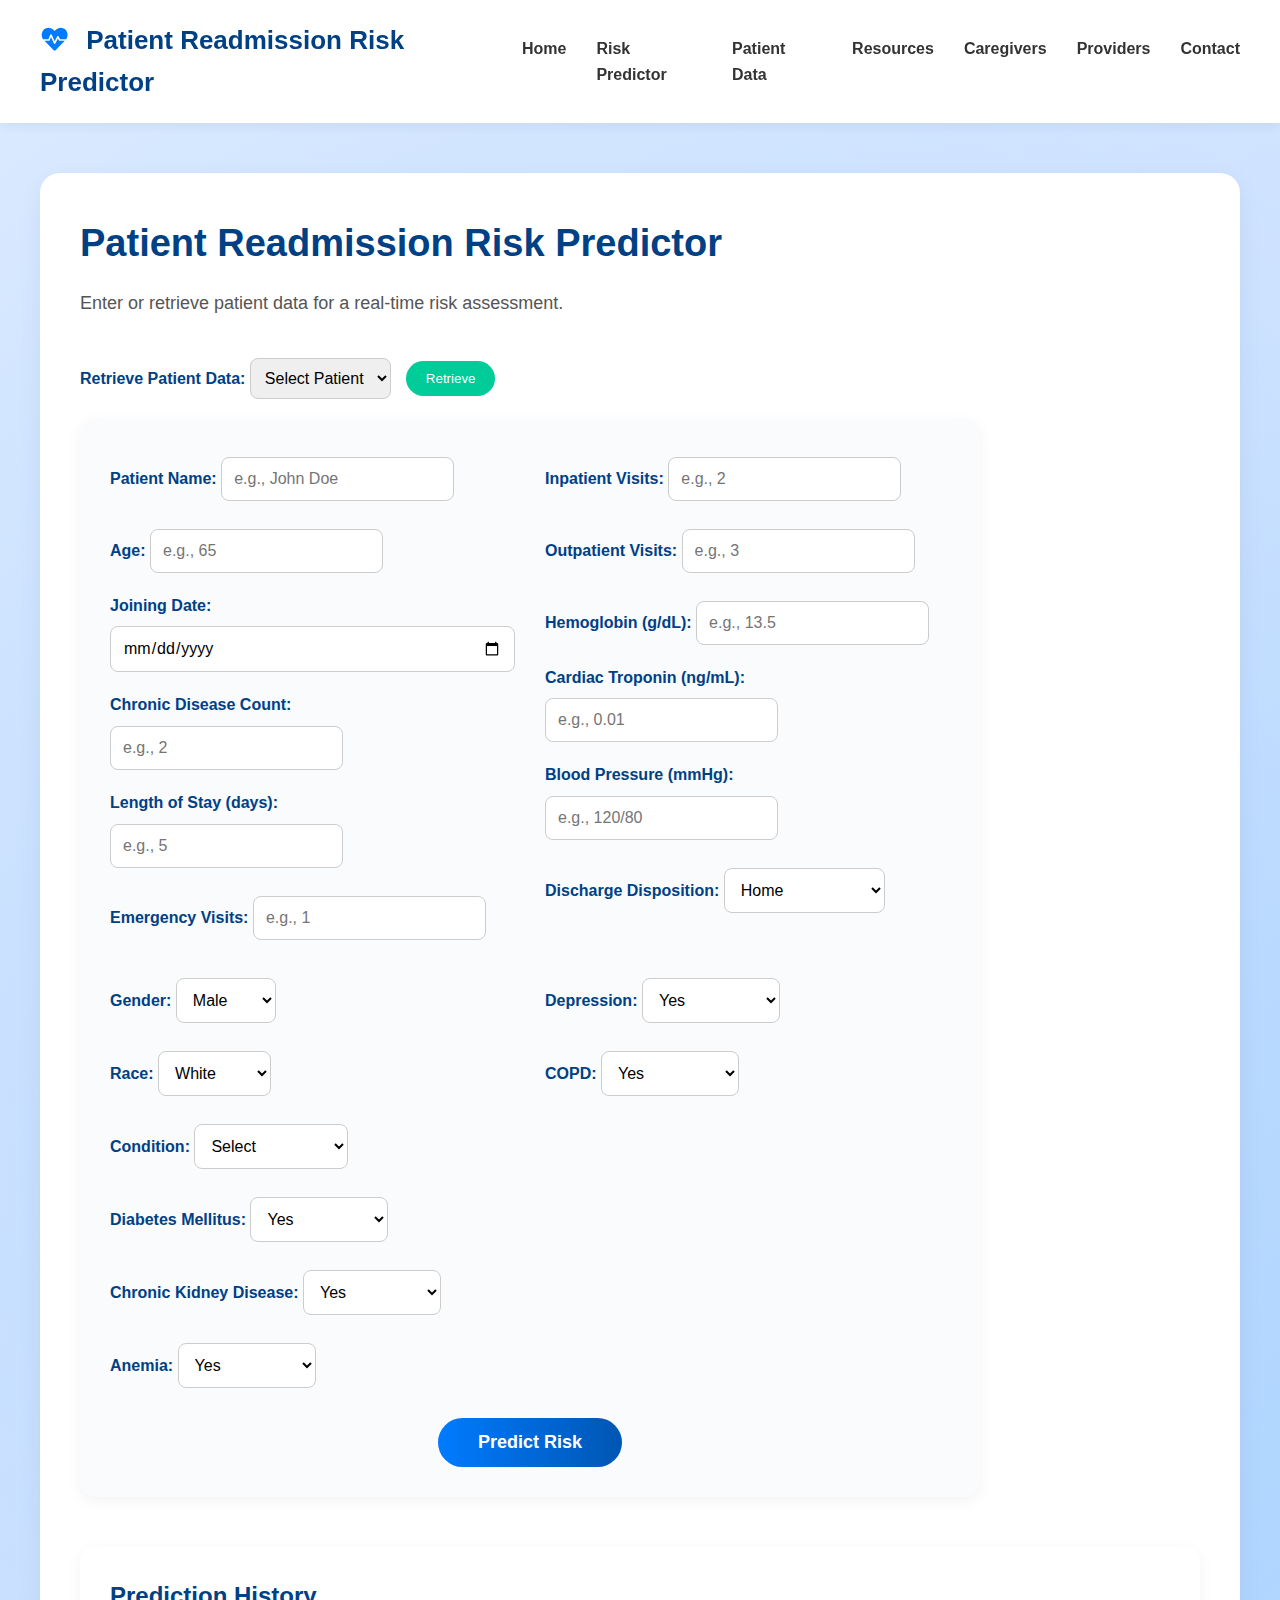
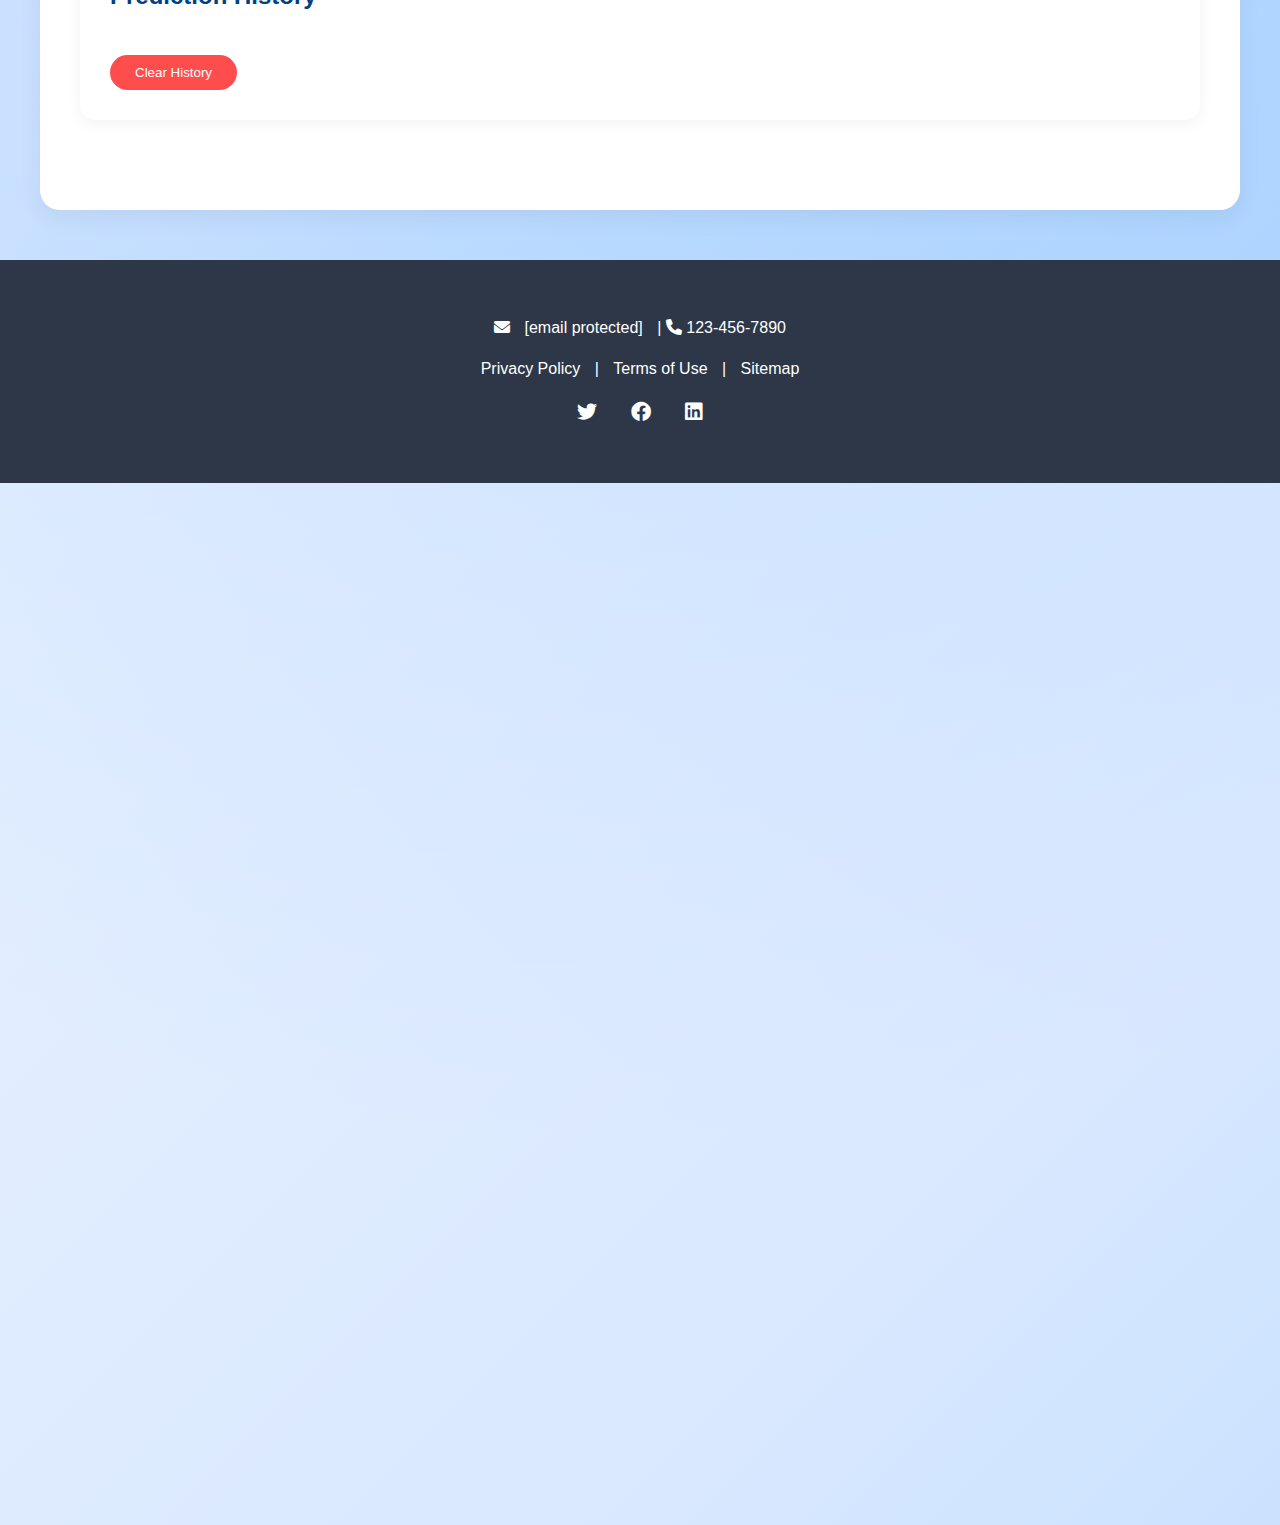
<file: risk.html>
<!DOCTYPE html>
<html lang="en">
<head>
    <meta charset="UTF-8">
    <meta name="viewport" content="width=device-width, initial-scale=1.0">
    <title>Risk Predictor - Patient Readmission Risk Predictor</title>
    <link rel="stylesheet" href="styles.css">
    <link rel="stylesheet" href="https://cdnjs.cloudflare.com/ajax/libs/font-awesome/6.0.0-beta3/css/all.min.css">
</head>
<body class="risk-body">
    <header class="header">
        <div class="logo"><i class="fas fa-heartbeat"></i> Patient Readmission Risk Predictor</div>
        <nav class="nav">
            <ul class="nav-list">
                <li><a href="index.html">Home</a></li>
                <li><a href="risk.html">Risk Predictor</a></li>
                <li><a href="patient.html">Patient Data</a></li>
                <li><a href="resources.html">Resources</a></li>
                <li><a href="caregivers.html">Caregivers</a></li>
                <li><a href="providers.html">Providers</a></li>
                <li><a href="contact.html">Contact</a></li>
            </ul>
            <div class="hamburger"><i class="fas fa-bars"></i></div>
        </nav>
    </header>

    <section class="risk-page-content">
        <h1>Patient Readmission Risk Predictor</h1>
        <p class="risk-subtitle">Enter or retrieve patient data for a real-time risk assessment.</p>

        <!-- Patient Retrieval -->
        <div class="patient-retrieval">
            <label>Retrieve Patient Data: 
                <select id="patientSelect">
                    <option value="">Select Patient</option>
                </select>
            </label>
            <button class="retrieve-btn" onclick="retrievePatientData()">Retrieve</button>
        </div>

        <!-- Risk Input Form -->
        <form id="riskForm" class="risk-form">
            <div class="risk-form-group">
                <label>Patient Name: <input type="text" id="name" required placeholder="e.g., John Doe"></label>
                <label>Age: <input type="number" id="age" min="0" required placeholder="e.g., 65"></label>
                <label>Joining Date: <input type="date" id="joiningDate" required max="2025-03-21"></label>
                <label>Chronic Disease Count: <input type="number" id="chronicDiseaseCount" min="0" placeholder="e.g., 2"></label>
                <label>Length of Stay (days): <input type="number" id="lengthOfStay" min="0" placeholder="e.g., 5"></label>
                <label>Emergency Visits: <input type="number" id="emergencyVisit" min="0" placeholder="e.g., 1"></label>
            </div>
            <div class="risk-form-group">
                <label>Inpatient Visits: <input type="number" id="inpatientVisit" min="0" placeholder="e.g., 2"></label>
                <label>Outpatient Visits: <input type="number" id="outpatientVisit" min="0" placeholder="e.g., 3"></label>
                <label>Hemoglobin (g/dL): <input type="number" id="hemoglobin" min="0" step="0.1" placeholder="e.g., 13.5"></label>
                <label>Cardiac Troponin (ng/mL): <input type="number" id="cardiacTroponin" min="0" step="0.01" placeholder="e.g., 0.01"></label>
                <label>Blood Pressure (mmHg): <input type="text" id="bloodPressure" required placeholder="e.g., 120/80"></label>
                <label>Discharge Disposition: 
                    <select id="dischargeDisposition">
                        <option value="Home">Home</option>
                        <option value="Hospice - Home">Hospice - Home</option>
                        <option value="SNF">SNF</option>
                    </select>
                </label>
            </div>
            <div class="risk-form-group">
                <label>Gender: 
                    <select id="gender">
                        <option value="Male">Male</option>
                        <option value="Female">Female</option>
                    </select>
                </label>
                <label>Race: 
                    <select id="race">
                        <option value="White">White</option>
                        <option value="Unknown">Unknown</option>
                    </select>
                </label>
                <label>Condition: 
                    <select id="condition" required>
                        <option value="">Select</option>
                        <option value="heart">Heart Disease</option>
                        <option value="lung">Lung Condition</option>
                        <option value="diabetes">Diabetes</option>
                        <option value="other">Other</option>
                    </select>
                </label>
                <label>Diabetes Mellitus: 
                    <select id="diabetesMellitus">
                        <option value="DM">Yes</option>
                        <option value="Unknown">No/Unknown</option>
                    </select>
                </label>
                <label>Chronic Kidney Disease: 
                    <select id="chronicKidneyDisease">
                        <option value="CKD">Yes</option>
                        <option value="Unknown">No/Unknown</option>
                    </select>
                </label>
                <label>Anemia: 
                    <select id="anemia">
                        <option value="Anemia">Yes</option>
                        <option value="Unknown">No/Unknown</option>
                    </select>
                </label>
            </div>
            <div class="risk-form-group">
                <label>Depression: 
                    <select id="depression">
                        <option value="Depression">Yes</option>
                        <option value="Unknown">No/Unknown</option>
                    </select>
                </label>
                <label>COPD: 
                    <select id="copd">
                        <option value="COPD">Yes</option>
                        <option value="Unknown">No/Unknown</option>
                    </select>
                </label>
            </div>
            <button type="submit" class="risk-cta-btn">Predict Risk</button>
        </form>

        <!-- Risk Result Display -->
        <div id="riskResult" class="risk-result">
            <h3>Risk Assessment</h3>
            <div class="risk-gauge">
                <div id="gaugeNeedle" class="gauge-needle"></div>
                <div class="gauge-labels">
                    <span>Low</span><span>Moderate</span><span>High</span>
                </div>
            </div>
            <p id="riskScore" class="risk-score"></p>
            <div id="featureImportance" class="risk-feature-importance"></div>
            <p id="recommendation" class="risk-recommendation"></p>
            <div class="risk-metrics">
                <p>Model Accuracy: 85% | Recall (High Risk): 90%</p>
            </div>
            <button class="risk-download-btn" onclick="downloadReport()">Download Report</button>
        </div>

        <!-- History Section -->
        <div class="risk-history">
            <h3>Prediction History</h3>
            <ul id="historyList" class="risk-history-list"></ul>
            <button class="risk-clear-btn" onclick="clearHistory()">Clear History</button>
        </div>
    </section>

    <footer class="footer">
        <div class="footer-section">
            <p><i class="fas fa-envelope"></i> <a href="/cdn-cgi/l/email-protection" class="__cf_email__" data-cfemail="2e5d5b5e5e415c5a6e5c4b4f4a43475d5d4741405e5c4b4a474d5a415c004d4143">[email protected]</a> | <i class="fas fa-phone"></i> 123-456-7890</p>
        </div>
        <div class="footer-section">
            <a href="#">Privacy Policy</a> | <a href="#">Terms of Use</a> | <a href="#">Sitemap</a>
        </div>
        <div class="footer-section social-links">
            <a href="#"><i class="fab fa-twitter"></i></a>
            <a href="#"><i class="fab fa-facebook"></i></a>
            <a href="#"><i class="fab fa-linkedin"></i></a>
        </div>
    </footer>

    <script src="script.js"></script>
</body>
</html>
</file>
<file: styles.css>
* {
    margin: 0;
    padding: 0;
    box-sizing: border-box;
    font-family: 'Segoe UI', Arial, sans-serif;
}

body {
    line-height: 1.6;
    color: #333;
    background: linear-gradient(135deg, #f0f7ff, #e6f0ff);
    overflow-x: hidden;
}

/* Creative Background for Risk Page Only */
.risk-body {
    background: linear-gradient(135deg, #e6f0ff 0%, #d9e8ff 50%, #b3d9ff 100%), 
                url('https://www.transparenttextures.com/patterns/white-wall.png');
    background-blend-mode: overlay;
    position: relative;
    min-height: 100vh;
}

.risk-body::before {
    content: '';
    position: absolute;
    top: -50%;
    left: -50%;
    width: 200%;
    height: 200%;
    background: radial-gradient(circle, rgba(0, 123, 255, 0.15) 0%, rgba(255, 255, 255, 0) 70%);
    animation: pulse 10s infinite ease-in-out;
    z-index: -1;
}

@keyframes pulse {
    0% { transform: scale(1); opacity: 0.5; }
    50% { transform: scale(1.1); opacity: 0.3; }
    100% { transform: scale(1); opacity: 0.5; }
}

/* Header */
.header {
    position: sticky;
    top: 0;
    background: #fff;
    padding: 20px 40px;
    display: flex;
    justify-content: space-between;
    align-items: center;
    box-shadow: 0 4px 10px rgba(0, 0, 0, 0.05);
    z-index: 1000;
}

.logo {
    font-size: 26px;
    font-weight: 700;
    color: #004085;
}

.logo i {
    margin-right: 10px;
    color: #007bff;
}

.nav-list {
    list-style: none;
    display: flex;
    gap: 30px;
}

.nav-list li a {
    text-decoration: none;
    color: #333;
    font-weight: 600;
    transition: color 0.3s;
}

.nav-list li a:hover {
    color: #007bff;
}

.hamburger {
    display: none;
    font-size: 28px;
    cursor: pointer;
    color: #007bff;
}

/* Hero (unchanged for homepage) */
.hero {
    background: linear-gradient(rgba(0, 0, 0, 0.4), rgba(0, 0, 0, 0.4)), url('https://images.unsplash.com/photo-1576091160550-2173dba999ef?ixlib=rb-4.0.3&auto=format&fit=crop&w=1500&q=80') center/cover no-repeat;
    height: 600px;
    display: flex;
    justify-content: center;
    align-items: center;
    text-align: center;
    color: #fff;
}

.hero-content h1 {
    font-size: 48px;
    font-weight: 700;
    margin-bottom: 15px;
}

.hero-content p {
    font-size: 20px;
    margin-bottom: 25px;
}

.cta-btn {
    background: #007bff;
    color: #fff;
    padding: 12px 30px;
    border: none;
    border-radius: 25px;
    font-size: 18px;
    cursor: pointer;
    transition: transform 0.3s, background 0.3s;
}

.cta-btn:hover {
    transform: scale(1.05);
    background: #0056b3;
}

.hero-features {
    margin-top: 20px;
    display: flex;
    gap: 20px;
    justify-content: center;
}

.hero-features span {
    font-size: 16px;
}

.hero-features i {
    margin-right: 8px;
    color: #00cc99;
}

/* General Page Content */
.page-content {
    max-width: 1200px;
    margin: 40px auto;
    padding: 20px;
    background: #fff;
    border-radius: 15px;
    box-shadow: 0 6px 15px rgba(0, 0, 0, 0.05);
}

/* Patient Page Specific Styles */
.patient-page-content {
    max-width: 1200px;
    margin: 50px auto;
    padding: 40px;
    background: #fff;
    border-radius: 20px;
    box-shadow: 0 8px 25px rgba(0, 0, 0, 0.06);
    animation: fadeIn 0.5s ease-in;
}

.patient-page-content h1 {
    font-size: 38px;
    color: #004085;
    margin-bottom: 15px;
}

.patient-subtitle {
    font-size: 18px;
    color: #555;
    margin-bottom: 40px;
}

.patient-form {
    display: grid;
    grid-template-columns: 1fr 1fr;
    gap: 30px;
    max-width: 900px;
    background: #f9fbfd;
    padding: 30px;
    border-radius: 15px;
    box-shadow: 0 4px 15px rgba(0, 0, 0, 0.05);
}

.patient-form-group {
    display: flex;
    flex-direction: column;
    gap: 20px;
}

.patient-form label {
    font-weight: 600;
    color: #004085;
}

.patient-form input, .patient-form select {
    padding: 12px;
    margin-top: 8px;
    border: 1px solid #ccc;
    border-radius: 8px;
    font-size: 16px;
    background: #fff;
    transition: border-color 0.3s;
}

.patient-form input[type="date"] {
    width: 100%;
    cursor: pointer;
}

.patient-form input:focus, .patient-form select:focus {
    border-color: #007bff;
    outline: none;
}

.patient-cta-btn {
    grid-column: span 2;
    justify-self: center;
    padding: 14px 40px;
    background: linear-gradient(90deg, #007bff, #0056b3);
    color: #fff;
    border: none;
    border-radius: 30px;
    font-size: 18px;
    font-weight: 600;
    cursor: pointer;
    transition: transform 0.3s;
}

.patient-cta-btn:hover {
    transform: scale(1.05);
}

.save-message {
    margin-top: 20px;
    padding: 15px;
    background: #f0fff0;
    border-radius: 10px;
    text-align: center;
    color: #333;
}

/* Risk Page Specific Styles */
.risk-page-content {
    max-width: 1200px;
    margin: 50px auto;
    padding: 40px;
    background: #fff;
    border-radius: 20px;
    box-shadow: 0 8px 25px rgba(0, 0, 0, 0.06);
    animation: fadeIn 0.5s ease-in;
    position: relative;
    z-index: 1;
}

@keyframes fadeIn {
    from { opacity: 0; transform: translateY(20px); }
    to { opacity: 1; transform: translateY(0); }
}

.risk-page-content h1 {
    font-size: 38px;
    color: #004085;
    margin-bottom: 15px;
}

.risk-subtitle {
    font-size: 18px;
    color: #555;
    margin-bottom: 40px;
}

.patient-retrieval {
    margin-bottom: 20px;
    display: flex;
    gap: 15px;
    align-items: center;
}

.patient-retrieval label {
    font-weight: 600;
    color: #004085;
}

.patient-retrieval select {
    padding: 10px;
    border: 1px solid #ccc;
    border-radius: 8px;
    font-size: 16px;
}

.retrieve-btn {
    padding: 10px 20px;
    background: #00cc99;
    color: #fff;
    border: none;
    border-radius: 25px;
    cursor: pointer;
    transition: background 0.3s;
}

.retrieve-btn:hover {
    background: #009973;
}

.risk-form {
    display: grid;
    grid-template-columns: 1fr 1fr;
    gap: 30px;
    max-width: 900px;
    background: #f9fbfd;
    padding: 30px;
    border-radius: 15px;
    box-shadow: 0 4px 15px rgba(0, 0, 0, 0.05);
}

.risk-form-group {
    display: flex;
    flex-direction: column;
    gap: 20px;
}

.risk-form label {
    font-weight: 600;
    color: #004085;
}

.risk-form input, .risk-form select {
    padding: 12px;
    margin-top: 8px;
    border: 1px solid #ccc;
    border-radius: 8px;
    font-size: 16px;
    background: #fff;
    transition: border-color 0.3s;
}

.risk-form input[type="date"] {
    width: 100%;
    cursor: pointer;
}

.risk-form input:focus, .risk-form select:focus {
    border-color: #007bff;
    outline: none;
}

.risk-cta-btn {
    grid-column: span 2;
    justify-self: center;
    padding: 14px 40px;
    background: linear-gradient(90deg, #007bff, #0056b3);
    color: #fff;
    border: none;
    border-radius: 30px;
    font-size: 18px;
    font-weight: 600;
    cursor: pointer;
    transition: transform 0.3s;
}

.risk-cta-btn:hover {
    transform: scale(1.05);
}

.risk-result {
    margin-top: 40px;
    padding: 30px;
    background: #e6f0ff;
    border-radius: 15px;
    display: none;
    animation: slideIn 0.5s ease-out;
}

@keyframes slideIn {
    from { opacity: 0; transform: translateX(-20px); }
    to { opacity: 1; transform: translateX(0); }
}

.risk-result h3 {
    font-size: 26px;
    color: #004085;
    margin-bottom: 20px;
}

.risk-gauge {
    position: relative;
    width: 200px;
    height: 100px;
    margin: 20px auto;
    background: conic-gradient(#00cc99 0% 33%, #ffcc00 33% 66%, #ff4d4d 66% 100%);
    border-radius: 100px 100px 0 0;
    overflow: hidden;
}

.gauge-needle {
    position: absolute;
    top: 90%;
    left: 50%;
    width: 2px;
    height: 80px;
    background: #333;
    transform-origin: bottom;
    transform: translateX(-50%) rotate(0deg);
    transition: transform 1s ease;
}

.gauge-labels {
    display: flex;
    justify-content: space-between;
    margin-top: 10px;
    font-size: 14px;
    color: #555;
}

.risk-score {
    font-size: 20px;
    font-weight: 600;
    color: #004085;
    margin: 20px 0;
}

.risk-feature-importance {
    margin: 20px 0;
    padding: 15px;
    background: #fff;
    border-radius: 10px;
    box-shadow: 0 2px 10px rgba(0, 0, 0, 0.05);
}

.risk-feature-importance p {
    font-size: 16px;
    margin: 10px 0;
}

.risk-feature-importance span {
    font-weight: 600;
    color: #007bff;
}

.risk-recommendation {
    font-size: 18px;
    color: #333;
    margin: 20px 0;
    padding: 15px;
    background: #f0fff0;
    border-radius: 10px;
}

.risk-metrics {
    font-size: 14px;
    color: #666;
    margin-top: 20px;
}

.risk-download-btn {
    margin-top: 20px;
    padding: 12px 30px;
    background: #00cc99;
    color: #fff;
    border: none;
    border-radius: 30px;
    cursor: pointer;
    transition: background 0.3s;
}

.risk-download-btn:hover {
    background: #009973;
}

.risk-history {
    margin-top: 50px;
    padding: 30px;
    background: #fff;
    border-radius: 15px;
    box-shadow: 0 4px 15px rgba(0, 0, 0, 0.05);
    margin-bottom: 50px;
}

.risk-history h3 {
    font-size: 24px;
    color: #004085;
    margin-bottom: 20px;
}

.risk-history-list {
    list-style: none;
    max-height: 200px;
    overflow-y: auto;
}

.risk-history-list li {
    padding: 15px;
    border-bottom: 1px solid #eee;
    font-size: 16px;
    color: #555;
}

.risk-clear-btn {
    margin-top: 20px;
    padding: 10px 25px;
    background: #ff4d4d;
    color: #fff;
    border: none;
    border-radius: 25px;
    cursor: pointer;
    transition: background 0.3s;
}

.risk-clear-btn:hover {
    background: #cc0000;
}

/* Footer */
.footer {
    background: #2d3748;
    color: #fff;
    padding: 40px 20px;
    text-align: center;
}

.footer-section {
    margin: 15px 0;
}

.footer-section a {
    color: #fff;
    text-decoration: none;
    margin: 0 10px;
    transition: color 0.3s;
}

.footer-section a:hover {
    color: #00cc99;
}

.social-links a {
    font-size: 20px;
    margin: 0 15px;
}

/* Resources Page (resources.html) - Enhanced Styling */
.resources-page-content {
    max-width: 1200px;
    margin: 50px auto;
    padding: 40px;
    background: linear-gradient(135deg, #ffffff, #f0f7ff);
    border-radius: 20px;
    box-shadow: 0 8px 25px rgba(0, 0, 0, 0.06);
    animation: fadeIn 0.5s ease-in;
}

.resources-page-content h1 {
    font-size: 38px;
    color: #004085;
    margin-bottom: 15px;
    text-align: center;
}

.resources-subtitle {
    font-size: 18px;
    color: #555;
    margin-bottom: 40px;
    text-align: center;
}

.resources-section {
    background: #ffffff;
    padding: 2.5rem;
    border-radius: 15px;
    box-shadow: 0 8px 20px rgba(0, 0, 0, 0.08);
    margin-bottom: 2rem;
    transition: transform 0.3s ease, box-shadow 0.3s ease;
    border: 1px solid #e0e7ff;
}

.resources-section:hover {
    transform: translateY(-8px);
    box-shadow: 0 12px 25px rgba(0, 0, 0, 0.12);
}

.resources-section h2 {
    font-size: 1.9rem;
    color: #1a73e8;
    margin-bottom: 1.5rem;
    position: relative;
    padding-bottom: 0.5rem;
    font-weight: 600;
}

.resources-section h2::after {
    content: '';
    position: absolute;
    bottom: 0;
    left: 0;
    width: 60px;
    height: 4px;
    background: linear-gradient(90deg, #1a73e8, #42a5f5);
    border-radius: 2px;
}

.accordion-item {
    border-bottom: 1px solid #e0e7ff;
    transition: background-color 0.3s ease, border-color 0.3s ease;
}

.accordion-item:hover {
    background-color: #f5faff;
    border-color: #d1e0ff;
}

.accordion-item h3 {
    padding: 1.2rem;
    cursor: pointer;
    font-size: 1.3rem;
    color: #333;
    display: flex;
    justify-content: space-between;
    align-items: center;
    font-weight: 600;
    transition: color 0.3s ease;
}

.accordion-item h3:hover {
    color: #1a73e8;
}

.accordion-item h3::after {
    content: '\f078'; /* FontAwesome chevron-down */
    font-family: 'Font Awesome 5 Free';
    font-weight: 900;
    transition: transform 0.3s ease;
    color: #1a73e8;
}

.accordion-item.active h3::after {
    transform: rotate(180deg);
}

.accordion-content {
    display: none;
    padding: 1.5rem;
    background: #fafbff;
    border-top: 1px solid #e0e7ff;
    font-size: 1rem;
    color: #444;
    line-height: 1.8;
}

.accordion-content p {
    margin-bottom: 0.75rem;
}

.resources-list {
    list-style: none;
    padding-left: 0;
}

.resources-list li {
    margin: 1rem 0;
    position: relative;
    padding-left: 2rem;
    font-size: 1.1rem;
}

.resources-list li::before {
    content: '\f15c'; /* FontAwesome file icon */
    font-family: 'Font Awesome 5 Free';
    font-weight: 900;
    position: absolute;
    left: 0;
    color: #1a73e8;
    font-size: 1.2rem;
}

.resources-link {
    color: #1a73e8;
    text-decoration: none;
    font-weight: 500;
    transition: color 0.3s ease, padding-left 0.3s ease, text-decoration 0.3s ease;
}

.resources-link:hover {
    color: #0d47a1;
    padding-left: 0.5rem;
    text-decoration: underline;
}

/* Caregivers Page (caregivers.html) - Enhanced Styling */
.caregivers-page-content {
    max-width: 1200px;
    margin: 50px auto;
    padding: 40px;
    background: linear-gradient(135deg, #ffffff, #f0f7ff);
    border-radius: 20px;
    box-shadow: 0 8px 25px rgba(0, 0, 0, 0.06);
    animation: fadeIn 0.5s ease-in;
}

.caregivers-page-content h1 {
    font-size: 38px;
    color: #004085;
    margin-bottom: 15px;
    text-align: center;
}

.caregivers-subtitle {
    font-size: 18px;
    color: #555;
    margin-bottom: 40px;
    text-align: center;
}

.caregivers-section {
    background: #ffffff;
    padding: 2.5rem;
    border-radius: 15px;
    box-shadow: 0 8px 20px rgba(0, 0, 0, 0.08);
    margin-bottom: 2rem;
    transition: transform 0.3s ease, box-shadow 0.3s ease;
    border: 1px solid #e0e7ff;
}

.caregivers-section:hover {
    transform: translateY(-8px);
    box-shadow: 0 12px 25px rgba(0, 0, 0, 0.12);
}

.caregivers-section h2 {
    font-size: 1.9rem;
    color: #1a73e8;
    margin-bottom: 1.5rem;
    position: relative;
    padding-bottom: 0.5rem;
    font-weight: 600;
}

.caregivers-section h2::after {
    content: '';
    position: absolute;
    bottom: 0;
    left: 0;
    width: 60px;
    height: 4px;
    background: linear-gradient(90deg, #1a73e8, #42a5f5);
    border-radius: 2px;
}

.caregivers-list {
    list-style: none;
    padding-left: 0;
}

.caregivers-list li {
    margin: 1rem 0;
    position: relative;
    padding-left: 2rem;
    font-size: 1.1rem;
}

.caregivers-list li::before {
    content: '\f0c1'; /* FontAwesome link icon */
    font-family: 'Font Awesome 5 Free';
    font-weight: 900;
    position: absolute;
    left: 0;
    color: #1a73e8;
    font-size: 1.2rem;
}

.caregivers-link {
    color: #1a73e8;
    text-decoration: none;
    font-weight: 500;
    transition: color 0.3s ease, padding-left 0.3s ease, text-decoration 0.3s ease;
}

.caregivers-link:hover {
    color: #0d47a1;
    padding-left: 0.5rem;
    text-decoration: underline;
}

/* Providers Page (providers.html) - Enhanced Styling */
.providers-page-content {
    max-width: 1200px;
    margin: 50px auto;
    padding: 40px;
    background: linear-gradient(135deg, #ffffff, #f0f7ff);
    border-radius: 20px;
    box-shadow: 0 8px 25px rgba(0, 0, 0, 0.06);
    animation: fadeIn 0.5s ease-in;
}

.providers-page-content h1 {
    font-size: 38px;
    color: #004085;
    margin-bottom: 15px;
    text-align: center;
}

.providers-subtitle {
    font-size: 18px;
    color: #555;
    margin-bottom: 40px;
    text-align: center;
}

.providers-section {
    background: #ffffff;
    padding: 2.5rem;
    border-radius: 15px;
    box-shadow: 0 8px 20px rgba(0, 0, 0, 0.08);
    margin-bottom: 2rem;
    transition: transform 0.3s ease, box-shadow 0.3s ease;
    border: 1px solid #e0e7ff;
}

.providers-section:hover {
    transform: translateY(-8px);
    box-shadow: 0 12px 25px rgba(0, 0, 0, 0.12);
}

.providers-section h2 {
    font-size: 1.9rem;
    color: #1a73e8;
    margin-bottom: 1.5rem;
    position: relative;
    padding-bottom: 0.5rem;
    font-weight: 600;
}

.providers-section h2::after {
    content: '';
    position: absolute;
    bottom: 0;
    left: 0;
    width: 60px;
    height: 4px;
    background: linear-gradient(90deg, #1a73e8, #42a5f5);
    border-radius: 2px;
}

.providers-list {
    list-style: none;
    padding-left: 0;
}

.providers-list li {
    margin: 1rem 0;
    position: relative;
    padding-left: 2rem;
    font-size: 1.1rem;
    color: #444;
    line-height: 1.8;
}

.providers-list li::before {
    content: '\f007'; /* FontAwesome user icon */
    font-family: 'Font Awesome 5 Free';
    font-weight: 900;
    position: absolute;
    left: 0;
    color: #1a73e8;
    font-size: 1.2rem;
}

.providers-link {
    color: #1a73e8;
    text-decoration: none;
    font-weight: 500;
    transition: color 0.3s ease, padding-left 0.3s ease, text-decoration 0.3s ease;
}

.providers-link:hover {
    color: #0d47a1;
    padding-left: 0.5rem;
    text-decoration: underline;
}

.providers-form {
    display: grid;
    grid-template-columns: 1fr;
    gap: 1.5rem;
    background: #fafbff;
    padding: 2.5rem;
    border-radius: 10px;
    box-shadow: 0 4px 12px rgba(0, 0, 0, 0.05);
    border: 1px solid #e0e7ff;
}

.providers-form label {
    font-weight: 600;
    color: #333;
    font-size: 1.1rem;
}

.providers-form input,
.providers-form textarea {
    border: 1px solid #d1e0ff;
    border-radius: 8px;
    padding: 0.75rem;
    font-size: 1rem;
    transition: border-color 0.3s ease, box-shadow 0.3s ease;
    background: #ffffff;
}

.providers-form input:focus,
.providers-form textarea:focus {
    border-color: #1a73e8;
    box-shadow: 0 0 8px rgba(26, 115, 232, 0.2);
    outline: none;
}

.providers-form textarea {
    resize: vertical;
    min-height: 140px;
}

.providers-cta-btn {
    background: linear-gradient(90deg, #1a73e8, #42a5f5);
    color: white;
    padding: 0.75rem 2rem;
    border: none;
    border-radius: 8px;
    font-size: 1.1rem;
    font-weight: 500;
    cursor: pointer;
    transition: background 0.3s ease, transform 0.2s ease, box-shadow 0.3s ease;
}

.providers-cta-btn:hover {
    background: linear-gradient(90deg, #0d47a1, #1976d2);
    transform: scale(1.05);
    box-shadow: 0 4px 12px rgba(0, 0, 0, 0.15);
}

/* Contact Page (contact.html) - Enhanced Styling */
.contact-page-content {
    max-width: 1200px;
    margin: 50px auto;
    padding: 40px;
    background: linear-gradient(135deg, #ffffff, #f0f7ff);
    border-radius: 20px;
    box-shadow: 0 8px 25px rgba(0, 0, 0, 0.06);
    animation: fadeIn 0.5s ease-in;
}

.contact-page-content h1 {
    font-size: 38px;
    color: #004085;
    margin-bottom: 15px;
    text-align: center;
}

.contact-subtitle {
    font-size: 18px;
    color: #555;
    margin-bottom: 40px;
    text-align: center;
}

.contact-form {
    display: grid;
    grid-template-columns: 1fr;
    gap: 1.5rem;
    background: #fafbff;
    padding: 2.5rem;
    border-radius: 10px;
    box-shadow: 0 4px 12px rgba(0, 0, 0, 0.05);
    border: 1px solid #e0e7ff;
    margin-bottom: 2rem;
}

.contact-form label {
    font-weight: 600;
    color: #333;
    font-size: 1.1rem;
}

.contact-form input,
.contact-form select,
.contact-form textarea {
    border: 1px solid #d1e0ff;
    border-radius: 8px;
    padding: 0.75rem;
    font-size: 1rem;
    transition: border-color 0.3s ease, box-shadow 0.3s ease;
    background: #ffffff;
}

.contact-form input:focus,
.contact-form select:focus,
.contact-form textarea:focus {
    border-color: #1a73e8;
    box-shadow: 0 0 8px rgba(26, 115, 232, 0.2);
    outline: none;
}

.contact-form textarea {
    resize: vertical;
    min-height: 140px;
}

.contact-cta-btn {
    background: linear-gradient(90deg, #1a73e8, #42a5f5);
    color: white;
    padding: 0.75rem 2rem;
    border: none;
    border-radius: 8px;
    font-size: 1.1rem;
    font-weight: 500;
    cursor: pointer;
    transition: background 0.3s ease, transform 0.2s ease, box-shadow 0.3s ease;
}

.contact-cta-btn:hover {
    background: linear-gradient(90deg, #0d47a1, #1976d2);
    transform: scale(1.05);
    box-shadow: 0 4px 12px rgba(0, 0, 0, 0.15);
}

.contact-section {
    background: #ffffff;
    padding: 2.5rem;
    border-radius: 15px;
    box-shadow: 0 8px 20px rgba(0, 0, 0, 0.08);
    margin-bottom: 2rem;
    transition: transform 0.3s ease, box-shadow 0.3s ease;
    border: 1px solid #e0e7ff;
}

.contact-section:hover {
    transform: translateY(-8px);
    box-shadow: 0 12px 25px rgba(0, 0, 0, 0.12);
}

.contact-section h2 {
    font-size: 1.9rem;
    color: #1a73e8;
    margin-bottom: 1.5rem;
    position: relative;
    padding-bottom: 0.5rem;
    font-weight: 600;
}

.contact-section h2::after {
    content: '';
    position: absolute;
    bottom: 0;
    left: 0;
    width: 60px;
    height: 4px;
    background: linear-gradient(90deg, #1a73e8, #42a5f5);
    border-radius: 2px;
}

.contact-section p {
    margin-bottom: 1.5rem;
    font-size: 1.1rem;
    color: #444;
    line-height: 1.8;
}

.contact-section iframe {
    width: 100%;
    max-width: 600px;
    height: 300px;
    margin: 0 auto;
    display: block;
    border-radius: 12px;
    box-shadow: 0 4px 12px rgba(0, 0, 0, 0.1);
    transition: transform 0.3s ease;
}

.contact-section iframe:hover {
    transform: scale(1.02);
}

.contact-section .social-links {
    display: flex;
    gap: 1.5rem;
    justify-content: center;
    flex-wrap: wrap;
}

.contact-section .social-links a {
    color: #1a73e8;
    text-decoration: none;
    font-size: 1.1rem;
    font-weight: 500;
    display: flex;
    align-items: center;
    gap: 0.5rem;
    padding: 0.75rem 1.5rem;
    border-radius: 8px;
    transition: background-color 0.3s ease, color 0.3s ease, transform 0.2s ease, box-shadow 0.3s ease;
}

.contact-section .social-links a:hover {
    background-color: #e6f0fa;
    color: #0d47a1;
    transform: scale(1.05);
    box-shadow: 0 2px 8px rgba(0, 0, 0, 0.1);
}

.contact-section .social-links a i {
    font-size: 1.3rem;
}

/* Responsive */
@media (max-width: 768px) {
    .nav-list {
        display: none;
        flex-direction: column;
        position: absolute;
        top: 70px;
        left: 0;
        width: 100%;
        background: #fff;
        padding: 20px;
        box-shadow: 0 4px 10px rgba(0, 0, 0, 0.1);
    }

    .nav-list.active {
        display: flex;
    }

    .hamburger {
        display: block;
    }

    .patient-form, .risk-form {
        grid-template-columns: 1fr;
        padding: 20px;
    }

    .risk-gauge {
        width: 150px;
        height: 75px;
    }

    .risk-history {
        padding: 20px;
        margin-bottom: 30px;
    }

    .patient-retrieval {
        flex-direction: column;
        gap: 10px;
    }

    .resources-page-content,
    .caregivers-page-content,
    .providers-page-content,
    .contact-page-content {
        margin: 30px auto;
        padding: 20px;
    }

    .resources-section,
    .caregivers-section,
    .providers-section,
    .contact-section {
        padding: 1.5rem;
    }

    .resources-section h2,
    .caregivers-section h2,
    .providers-section h2,
    .contact-section h2 {
        font-size: 1.6rem;
    }

    .resources-list li,
    .caregivers-list li,
    .providers-list li {
        font-size: 1rem;
    }

    .contact-section .social-links a {
        padding: 0.5rem 1rem;
        font-size: 1rem;
    }
}
</file>
